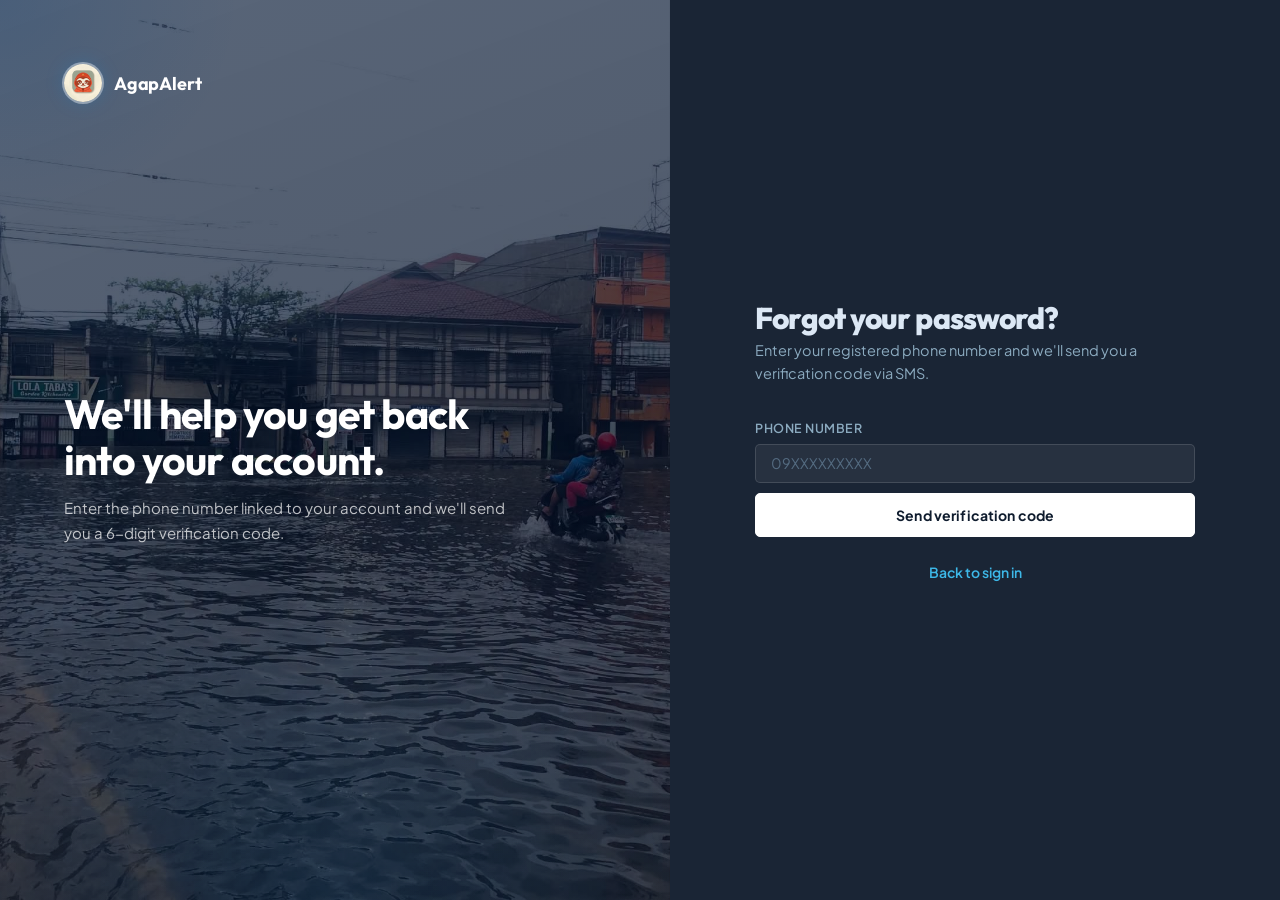
<file: forgot-password.html>
<!DOCTYPE html>
<html lang="en">
<head>
  <meta charset="utf-8">
  <meta name="viewport" content="width=device-width, initial-scale=1">
  <title>Reset password | AgapAlert</title>
  <link rel="icon" href="assets/img/favicon.png">
  <link rel="preconnect" href="https://fonts.googleapis.com">
  <link rel="preconnect" href="https://fonts.gstatic.com" crossorigin>
  <link href="https://fonts.googleapis.com/css2?family=Outfit:wght@600;700;800&family=Plus+Jakarta+Sans:wght@400;500;600;700&display=swap" rel="stylesheet">
  <link rel="stylesheet" href="assets/css/style.css">
</head>
<body class="auth-page">

<main class="auth">
  <section class="auth-brand">
    <a class="brand" href="login.html">
      <img src="assets/img/logo.png" alt="" width="36" height="36">AgapAlert
    </a>
    <div>
      <h1>We'll help you get back into your account.</h1>
      <p>Enter the phone number linked to your account and we'll send you a 6-digit verification code.</p>
    </div>
    <span></span>
  </section>

  <section class="auth-form">
    <div class="auth-card">

      <!-- ── Step 1: enter phone ── -->
      <div id="step-phone">
        <h2>Forgot your password?</h2>
        <p class="sub">Enter your registered phone number and we'll send you a verification code via SMS.</p>

        <div id="fp-error" class="notice notice-error" role="alert" style="display:none"></div>
        <div id="fp-info"  class="notice notice-success" role="status" style="display:none"></div>

        <form id="phone-form" novalidate>
          <div class="field">
            <label for="phone">Phone number</label>
            <input class="input" id="phone" name="phone" type="tel"
                   autocomplete="tel" placeholder="09XXXXXXXXX" required>
          </div>
          <button class="btn btn-primary btn-block" type="submit" id="send-btn">
            Send verification code
          </button>
        </form>

        <p class="auth-alt"><a href="login.html">Back to sign in</a></p>
      </div>

      <!-- ── Step 2: enter OTP + new password ── -->
      <div id="step-reset" style="display:none">
        <h2>Enter verification code</h2>
        <p class="sub" id="reset-sub">A 6-digit code was sent to your phone. Enter it below along with your new password.</p>

        <div id="rp-error" class="notice notice-error" role="alert" style="display:none"></div>

        <form id="reset-form" novalidate>
          <div class="field">
            <label for="otp">Verification code</label>
            <input class="input" id="otp" name="otp" type="text"
                   inputmode="numeric" pattern="\d{6}" maxlength="6"
                   autocomplete="one-time-code" placeholder="000000" required>
          </div>
          <div class="field">
            <label for="new-password">New password</label>
            <div class="pw-wrap">
              <input class="input" id="new-password" name="password" type="password"
                     autocomplete="new-password" placeholder="At least 8 characters" required>
              <button type="button" class="pw-toggle" data-target="new-password" aria-pressed="false">Show</button>
            </div>
          </div>
          <div class="field">
            <label for="confirm-password">Confirm new password</label>
            <div class="pw-wrap">
              <input class="input" id="confirm-password" name="confirm" type="password"
                     autocomplete="new-password" placeholder="Repeat password" required>
              <button type="button" class="pw-toggle" data-target="confirm-password" aria-pressed="false">Show</button>
            </div>
          </div>
          <button class="btn btn-primary btn-block" type="submit" id="reset-btn">
            Reset password
          </button>
        </form>

        <p class="auth-alt">
          Didn't receive a code?
          <button type="button" class="link-btn" id="resend-btn">Resend</button>
        </p>
      </div>

      <!-- ── Step 3: success ── -->
      <div id="step-done" style="display:none">
        <div style="text-align:center;padding:1rem 0 0.5rem">
          <svg width="48" height="48" viewBox="0 0 24 24" fill="none"
               stroke="var(--success,#00c47a)" stroke-width="2"
               stroke-linecap="round" stroke-linejoin="round">
            <circle cx="12" cy="12" r="10"/>
            <path d="M8 12l3 3 5-5"/>
          </svg>
        </div>
        <h2 style="text-align:center">Password reset!</h2>
        <p class="sub" style="text-align:center">Your password has been updated. You can now sign in with your new password.</p>
        <a class="btn btn-primary btn-block" href="login.html">Sign in</a>
      </div>

    </div>
  </section>
</main>

<script src="assets/js/auth.js"></script>
<script>
(function () {
  var phoneInput = document.getElementById('phone');
  var phoneForm  = document.getElementById('phone-form');
  var resetForm  = document.getElementById('reset-form');
  var sendBtn    = document.getElementById('send-btn');
  var resetBtn   = document.getElementById('reset-btn');
  var resendBtn  = document.getElementById('resend-btn');

  var stepPhone = document.getElementById('step-phone');
  var stepReset = document.getElementById('step-reset');
  var stepDone  = document.getElementById('step-done');

  var fpError = document.getElementById('fp-error');
  var fpInfo  = document.getElementById('fp-info');
  var rpError = document.getElementById('rp-error');

  var currentPhone = '';

  function showError(el, msg) {
    el.textContent = msg;
    el.style.display = '';
  }
  function hideMsg(el) { el.style.display = 'none'; }

  function setLoading(btn, loading, label) {
    btn.disabled = loading;
    btn.textContent = loading ? 'Please wait…' : label;
  }

  // ── Step 1: send OTP ────────────────────────────────────────────────────────
  phoneForm.addEventListener('submit', function (e) {
    e.preventDefault();
    hideMsg(fpError);
    hideMsg(fpInfo);

    var phone = phoneInput.value.trim();
    if (!phone) { showError(fpError, 'Please enter your phone number.'); return; }

    setLoading(sendBtn, true, 'Send verification code');

    fetch('api/forgot-password.php', {
      method:  'POST',
      headers: { 'Content-Type': 'application/json' },
      body:    JSON.stringify({ phone: phone })
    })
      .then(function (r) { return r.json(); })
      .then(function (data) {
        setLoading(sendBtn, false, 'Send verification code');
        if (!data.ok) { showError(fpError, data.error || 'Something went wrong.'); return; }

        currentPhone = phone;
        stepPhone.style.display = 'none';
        stepReset.style.display = '';
      })
      .catch(function () {
        setLoading(sendBtn, false, 'Send verification code');
        showError(fpError, 'Network error. Please try again.');
      });
  });

  // ── Step 2: verify OTP + reset password ─────────────────────────────────────
  resetForm.addEventListener('submit', function (e) {
    e.preventDefault();
    hideMsg(rpError);

    var otp      = document.getElementById('otp').value.trim();
    var password = document.getElementById('new-password').value;
    var confirm  = document.getElementById('confirm-password').value;

    if (!otp || otp.length !== 6) { showError(rpError, 'Enter the 6-digit code sent to your phone.'); return; }
    if (password.length < 8)      { showError(rpError, 'Password must be at least 8 characters.'); return; }
    if (password !== confirm)     { showError(rpError, 'Passwords do not match.'); return; }

    setLoading(resetBtn, true, 'Reset password');

    fetch('api/reset-password.php', {
      method:  'POST',
      headers: { 'Content-Type': 'application/json' },
      body:    JSON.stringify({ phone: currentPhone, otp: otp, password: password })
    })
      .then(function (r) { return r.json(); })
      .then(function (data) {
        setLoading(resetBtn, false, 'Reset password');
        if (!data.ok) { showError(rpError, data.error || 'Could not reset password.'); return; }
        stepReset.style.display = 'none';
        stepDone.style.display  = '';
      })
      .catch(function () {
        setLoading(resetBtn, false, 'Reset password');
        showError(rpError, 'Network error. Please try again.');
      });
  });

  // ── Resend ──────────────────────────────────────────────────────────────────
  resendBtn.addEventListener('click', function () {
    stepReset.style.display = 'none';
    stepPhone.style.display = '';
    hideMsg(fpError);
    hideMsg(fpInfo);
  });
})();
</script>
</body>
</html>
</file>
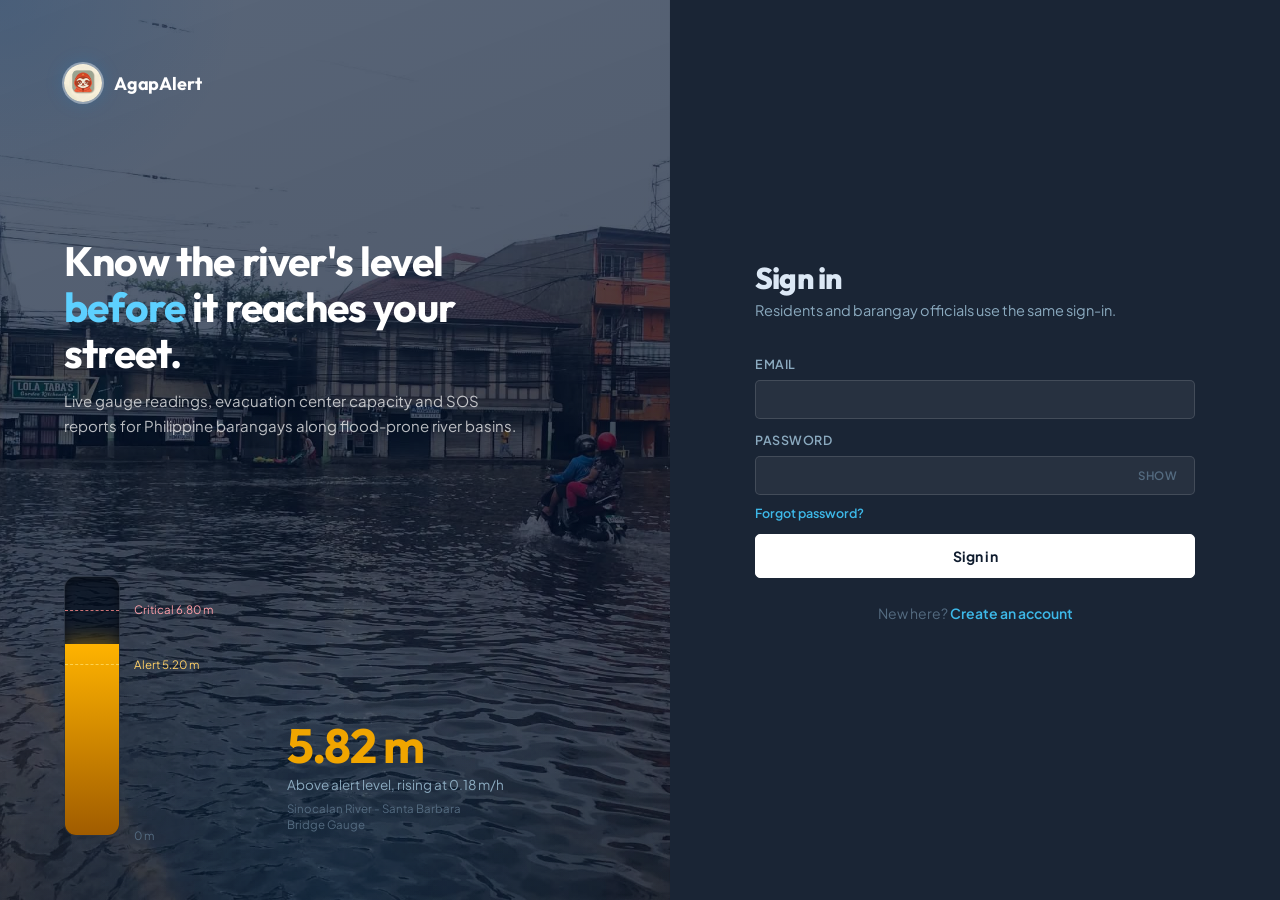
<file: login.html>
<!DOCTYPE html>
<html lang="en">
<head>
  <meta charset="utf-8">
  <meta name="viewport" content="width=device-width, initial-scale=1">
  <title>Sign in | AgapAlert</title>
  <link rel="icon" href="assets/img/favicon.png">
  <link rel="preconnect" href="https://fonts.googleapis.com">
  <link rel="preconnect" href="https://fonts.gstatic.com" crossorigin>
  <link href="https://fonts.googleapis.com/css2?family=Outfit:wght@600;700;800&family=Plus+Jakarta+Sans:wght@400;500;600;700&family=IBM+Plex+Mono:wght@500;600&display=swap" rel="stylesheet">
  <link rel="stylesheet" href="assets/css/style.css">
</head>
<body class="auth-page">

<main class="auth">
  <section class="auth-brand">
    <a class="brand" href="login.html">
      <img src="assets/img/logo.png" alt="" width="36" height="36">AgapAlert
    </a>
    <div>
      <h1>Know the river's level <em>before</em> it reaches your street.</h1>
      <p>Live gauge readings, evacuation center capacity and SOS reports for Philippine barangays along flood-prone river basins.</p>
    </div>

    <figure class="gauge" aria-label="River gauge for Sinocalan River - Santa Barbara Bridge Gauge">
      <div class="gauge-tube">
        <div class="gauge-fill gauge-warn" style="height: 74%"></div>
        <span class="gauge-line gauge-line-alert" style="bottom: 66%"></span>
        <span class="gauge-line gauge-line-crit"  style="bottom: 87%"></span>
      </div>
      <div class="gauge-scale">
        <span style="bottom: 87%">Critical 6.80 m</span>
        <span style="bottom: 66%">Alert 5.20 m</span>
        <span style="bottom: 0">0 m</span>
      </div>
      <figcaption>
        <strong class="gauge-reading gauge-text-warn">5.82 m</strong>
        <span>Above alert level, rising at 0.18 m/h</span>
        <small>Sinocalan River - Santa Barbara Bridge Gauge</small>
      </figcaption>
    </figure>
  </section>

  <section class="auth-form">
    <div class="auth-card">
      <h2>Sign in</h2>
      <p class="sub">Residents and barangay officials use the same sign-in.</p>

      <div id="login-error" class="notice notice-error" role="alert" style="display:none"></div>

      <form id="login-form" novalidate>
        <div class="field">
          <label for="email">Email</label>
          <input class="input" id="email" name="email" type="email" autocomplete="username" required>
        </div>
        <div class="field">
          <label for="password">Password</label>
          <div class="pw-wrap">
            <input class="input" id="password" name="password" type="password" autocomplete="current-password" required>
            <button type="button" class="pw-toggle" data-target="password" aria-pressed="false">Show</button>
          </div>
          <a class="forgot-password" href="forgot-password.html">Forgot password?</a>
        </div>
        <button class="btn btn-primary btn-block" type="submit">Sign in</button>
      </form>

      <p class="auth-alt">New here? <a href="register.html">Create an account</a></p>
    </div>
  </section>
</main>

<script src="assets/js/auth.js"></script>
<script src="assets/js/login.js"></script>
</body>
</html>
</file>
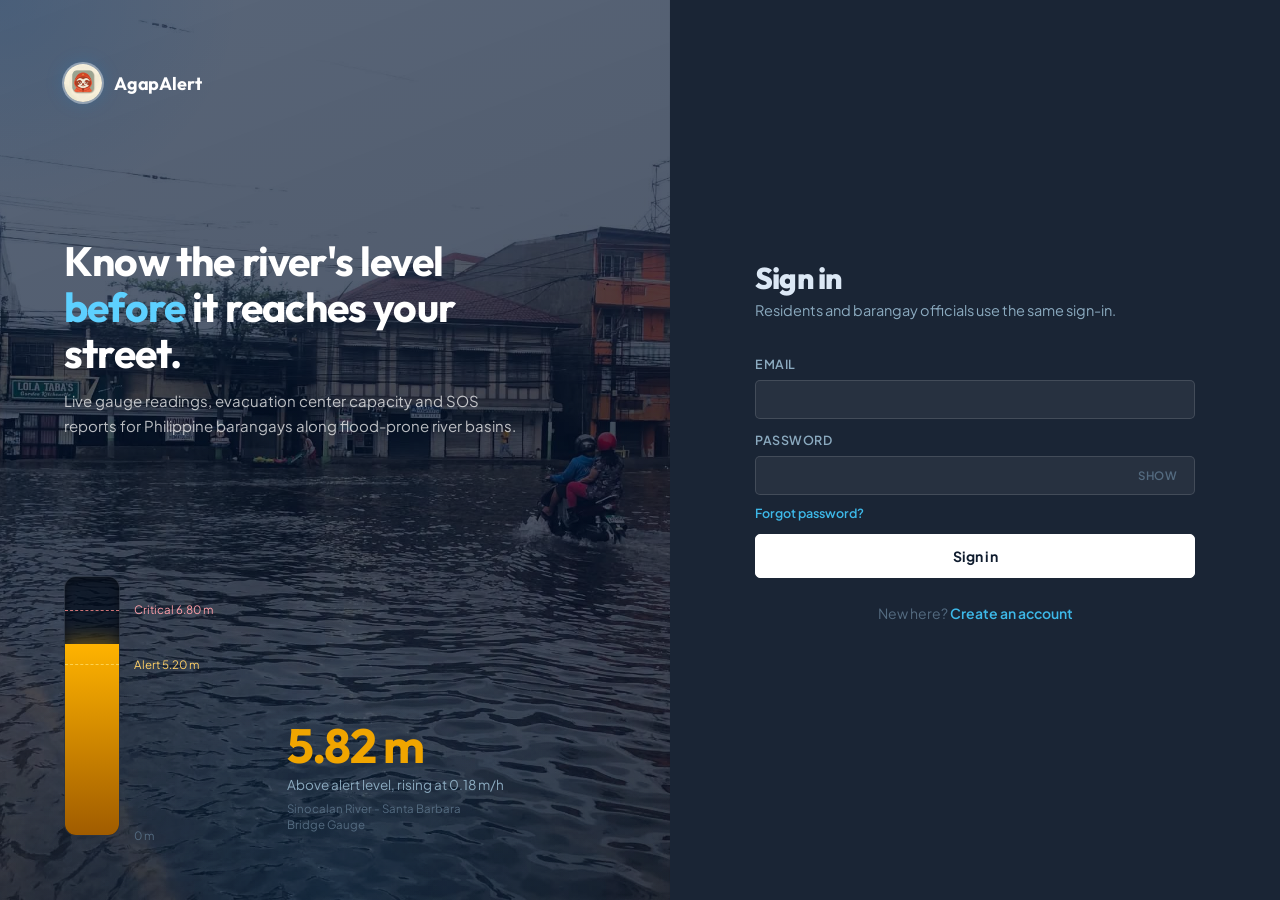
<file: profile.html>
<!DOCTYPE html>
<html lang="fil" data-theme="dark">
<head>
  <meta charset="utf-8">
  <meta name="viewport" content="width=device-width, initial-scale=1, viewport-fit=cover">
  <title>Aking Profile | AgapAlert</title>
  <link rel="icon" href="assets/img/favicon.png">
  <link rel="preconnect" href="https://fonts.googleapis.com">
  <link rel="preconnect" href="https://fonts.gstatic.com" crossorigin>
  <link href="https://fonts.googleapis.com/css2?family=IBM+Plex+Sans:wght@400;500;600;700&family=IBM+Plex+Mono:wght@500;600;700&display=swap" rel="stylesheet">
  <link rel="stylesheet" href="assets/css/dashboard.css">
  <link rel="stylesheet" href="assets/css/profile.css">
  <script>
    (function(){
      var t = localStorage.getItem('agapalert_theme');
      if (t) document.documentElement.setAttribute('data-theme', t);
    })();
  </script>
</head>
<body>

  <header class="hd">
    <div class="hi">
      <div class="brand">
        <img id="logo" src="assets/img/logo.png" alt="">
        AGAP Alert
      </div>
      <nav class="tabs" aria-label="Main"></nav>
      <div class="hr">
        <button class="theme-btn" id="theme-btn" type="button" aria-label="Toggle light/dark mode">
          <svg class="i"><use href="#i-moon"/></svg>
        </button>
        <div class="user-chip" id="user-chip" style="display:none">
          <span class="name" id="user-name"></span>
          <span class="role" id="user-role"></span>
          <div class="settings-menu" id="settings-menu">
            <button class="settings-btn" id="settings-btn" aria-label="Settings" aria-expanded="false" aria-haspopup="true">
              <svg width="15" height="15" viewBox="0 0 24 24" fill="none" stroke="currentColor" stroke-width="2" stroke-linecap="round" stroke-linejoin="round">
                <circle cx="12" cy="12" r="3"/>
                <path d="M19.4 15a1.65 1.65 0 0 0 .33 1.82l.06.06a2 2 0 0 1-2.83 2.83l-.06-.06a1.65 1.65 0 0 0-1.82-.33 1.65 1.65 0 0 0-1 1.51V21a2 2 0 0 1-4 0v-.09A1.65 1.65 0 0 0 9 19.4a1.65 1.65 0 0 0-1.82.33l-.06.06a2 2 0 0 1-2.83-2.83l.06-.06A1.65 1.65 0 0 0 4.68 15a1.65 1.65 0 0 0-1.51-1H3a2 2 0 0 1 0-4h.09A1.65 1.65 0 0 0 4.6 9a1.65 1.65 0 0 0-.33-1.82l-.06-.06a2 2 0 0 1 2.83-2.83l.06.06A1.65 1.65 0 0 0 9 4.68a1.65 1.65 0 0 0 1-1.51V3a2 2 0 0 1 4 0v.09a1.65 1.65 0 0 0 1 1.51 1.65 1.65 0 0 0 1.82-.33l.06-.06a2 2 0 0 1 2.83 2.83l-.06.06A1.65 1.65 0 0 0 19.4 9a1.65 1.65 0 0 0 1.51 1H21a2 2 0 0 1 0 4h-.09a1.65 1.65 0 0 0-1.51 1z"/>
              </svg>
            </button>
            <div class="settings-dropdown" id="settings-dropdown">
              <a class="settings-item" href="profile.html">
                <svg width="14" height="14" viewBox="0 0 24 24" fill="none" stroke="currentColor" stroke-width="2" stroke-linecap="round" stroke-linejoin="round"><path d="M20 21v-2a4 4 0 0 0-4-4H8a4 4 0 0 0-4 4v2"/><circle cx="12" cy="7" r="4"/></svg>
                Profile
              </a>
              <button class="settings-item settings-item-danger" id="signout-btn" type="button">
                <svg width="14" height="14" viewBox="0 0 24 24" fill="none" stroke="currentColor" stroke-width="2" stroke-linecap="round" stroke-linejoin="round"><path d="M9 21H5a2 2 0 0 1-2-2V5a2 2 0 0 1 2-2h4"/><polyline points="16 17 21 12 16 7"/><line x1="21" y1="12" x2="9" y2="12"/></svg>
                Mag-sign out
              </button>
            </div>
          </div>
        </div>
      </div>
    </div>
  </header>

  <svg width="0" height="0" style="position:absolute" aria-hidden="true">
    <symbol id="i-sun"  viewBox="0 0 24 24"><circle cx="12" cy="12" r="4"/><path d="M12 2v2M12 20v2M4.93 4.93l1.41 1.41M17.66 17.66l1.41 1.41M2 12h2M20 12h2M4.93 19.07l1.41-1.41M17.66 6.34l1.41-1.41"/></symbol>
    <symbol id="i-moon" viewBox="0 0 24 24"><path d="M21 12.79A9 9 0 1 1 11.21 3 7 7 0 0 0 21 12.79z"/></symbol>
  </svg>

  <div class="profile-wrap">

    <a class="profile-back" href="index.html">
      <svg viewBox="0 0 24 24"><polyline points="15 18 9 12 15 6"/></svg>
      Bumalik sa dashboard
    </a>

    <!-- Avatar -->
    <div class="avatar-card">
      <div class="avatar-wrap">
        <div class="avatar-circle">
          <div class="avatar" id="avatar-el" title="Baguhin ang larawan">
            <span id="avatar-initial">?</span>
          </div>
          <label class="avatar-edit-btn" for="avatar-input" title="Mag-upload ng larawan" aria-label="Mag-upload ng profile photo">
            <svg viewBox="0 0 24 24"><path d="M23 19a2 2 0 0 1-2 2H3a2 2 0 0 1-2-2V8a2 2 0 0 1 2-2h4l2-3h6l2 3h4a2 2 0 0 1 2 2z"/><circle cx="12" cy="13" r="4"/></svg>
          </label>
          <input type="file" id="avatar-input" accept="image/*" style="display:none" aria-label="Mag-upload ng profile photo">
        </div>
        <p class="avatar-hint">I-click para baguhin</p>
        <button class="avatar-remove" id="avatar-remove">Alisin ang larawan</button>
      </div>
      <div class="avatar-info">
        <h2 id="display-name">—</h2>
        <p id="display-sub">—</p>
        <div id="role-badge" class="role-badge"></div>
      </div>
    </div>

    <!-- Personal information -->
    <div class="form-card">
      <div class="form-card-head">
        <h3>Personal na impormasyon</h3>
        <p>I-update ang iyong pangalan, contact details, at barangay.</p>
      </div>
      <div class="form-card-body">

        <div class="pf-field">
          <label for="pf-name">Buong pangalan</label>
          <input class="pf-input" id="pf-name" type="text" autocomplete="name">
          <span class="pf-error" id="err-name"></span>
        </div>

        <div class="row-2">
          <div class="pf-field">
            <label for="pf-phone">Numero ng mobile</label>
            <input class="pf-input" id="pf-phone" type="tel" autocomplete="tel" placeholder="+63 9XX XXX XXXX">
            <span class="pf-error" id="err-phone"></span>
          </div>
          <div class="pf-field">
            <label for="pf-email">Email <span>(opsyonal)</span></label>
            <input class="pf-input" id="pf-email" type="email" autocomplete="email">
            <span class="pf-error" id="err-email"></span>
          </div>
        </div>

        <input type="hidden" id="pf-brgy" value="1">
        <div class="pf-field">
          <label>Barangay</label>
          <p class="pf-input" style="margin:0;background:var(--surface-2);cursor:default">Dalongue, Santa Barbara, Pangasinan</p>
        </div>

        <div id="pending-notice" class="pf-notice pf-notice-warn" style="display:none">
          Ang iyong kahilingan para sa opisyal na access ay nasa ilalim ng pagsusuri. Mayroon kang resident access sa ngayon.
        </div>
        <div id="official-notice" class="pf-notice pf-notice-ok" style="display:none">
          Aktibo ang opisyal na access — maaari kang mamahala ng mga evacuation center, stock, at mga ulat ng iyong barangay.
        </div>

      </div>
      <div class="pf-actions">
        <button class="pf-btn pf-btn-primary" id="save-info">I-save ang mga pagbabago</button>
        <a class="pf-btn pf-btn-ghost" href="index.html">Kanselahin</a>
        <span class="pf-save-status" id="info-saved">✓ Nai-save</span>
      </div>
    </div>

    <!-- Change password -->
    <div class="form-card">
      <div class="form-card-head">
        <h3>Baguhin ang password</h3>
        <p>Iwanang blangko para mapanatili ang iyong kasalukuyang password.</p>
      </div>
      <div class="form-card-body">
        <div class="row-2">
          <div class="pf-field">
            <label for="pf-pw1">Bagong password</label>
            <input class="pf-input" id="pf-pw1" type="password" autocomplete="new-password" placeholder="Hindi bababa sa 8 character">
            <span class="pf-error" id="err-pw1"></span>
          </div>
          <div class="pf-field">
            <label for="pf-pw2">Kumpirmahin ang bagong password</label>
            <input class="pf-input" id="pf-pw2" type="password" autocomplete="new-password">
            <span class="pf-error" id="err-pw2"></span>
          </div>
        </div>
      </div>
      <div class="pf-actions">
        <button class="pf-btn pf-btn-primary" id="save-pw">I-update ang password</button>
        <span class="pf-save-status" id="pw-saved">✓ Na-update ang password</span>
      </div>
    </div>

    <!-- Account -->
    <div class="form-card danger-zone">
      <div class="form-card-head">
        <h3>Account</h3>
        <p>Mag-sign out sa device na ito o burahin ang iyong account.</p>
      </div>
      <div class="form-card-body" style="flex-direction:row;flex-wrap:wrap;gap:0.75rem">
        <button class="pf-btn pf-btn-ghost" id="signout-page">Mag-sign out</button>
        <button class="pf-btn pf-btn-danger" id="delete-account">Burahin ang account</button>
      </div>
    </div>

  </div>

  <script src="assets/js/profile.js"></script>
</body>
</html>
</file>
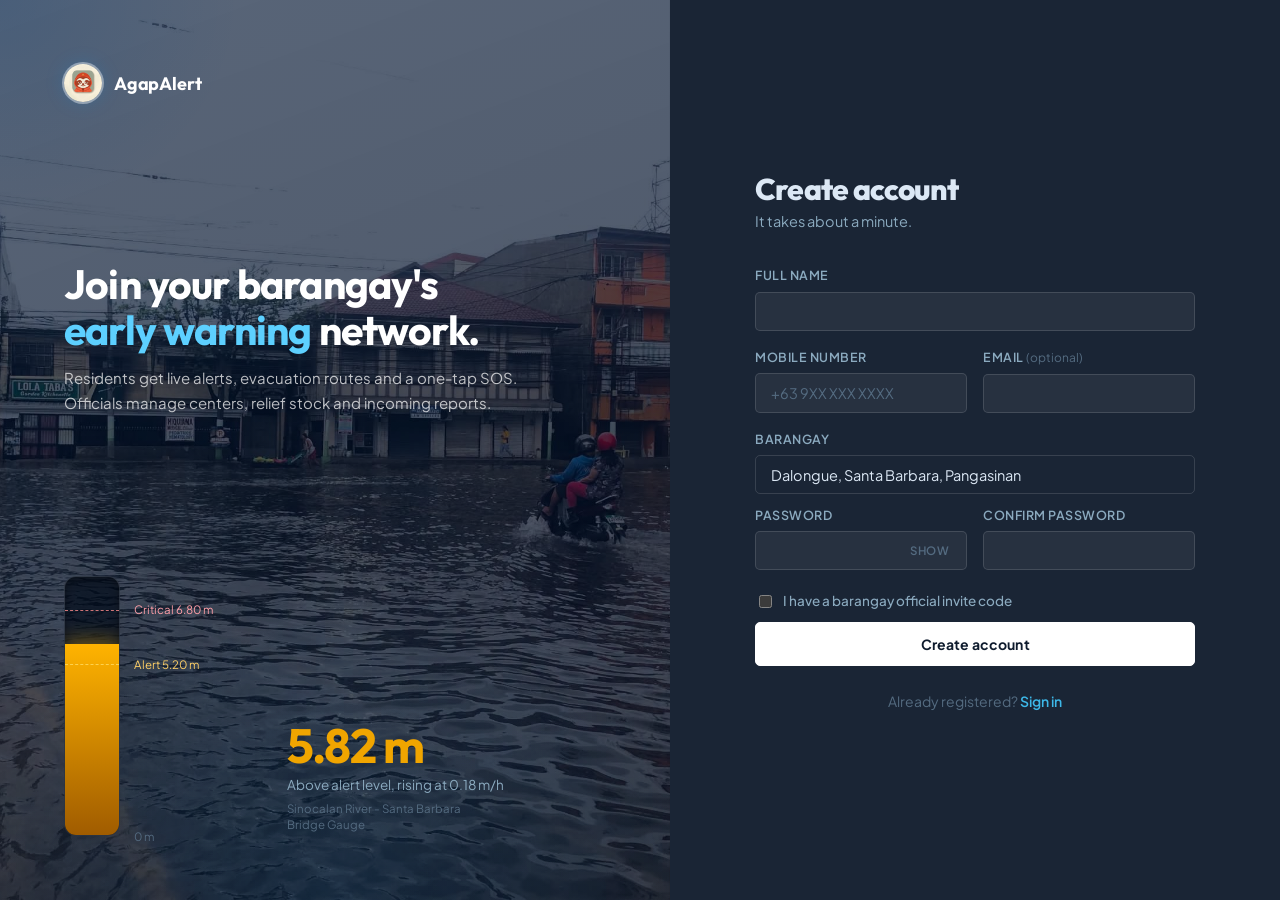
<file: register.html>
<!DOCTYPE html>
<html lang="en">
<head>
  <meta charset="utf-8">
  <meta name="viewport" content="width=device-width, initial-scale=1">
  <title>Create account | AgapAlert</title>
  <link rel="icon" href="assets/img/favicon.png">
  <link rel="preconnect" href="https://fonts.googleapis.com">
  <link rel="preconnect" href="https://fonts.gstatic.com" crossorigin>
  <link href="https://fonts.googleapis.com/css2?family=Outfit:wght@600;700;800&family=Plus+Jakarta+Sans:wght@400;500;600;700&family=IBM+Plex+Mono:wght@500;600&display=swap" rel="stylesheet">
  <link rel="stylesheet" href="assets/css/style.css">
</head>
<body class="auth-page">

<main class="auth">
  <section class="auth-brand">
    <a class="brand" href="login.html">
      <img src="assets/img/logo.png" alt="" width="36" height="36">AgapAlert
    </a>
    <div>
      <h1>Join your barangay's <em>early warning</em> network.</h1>
      <p>Residents get live alerts, evacuation routes and a one-tap SOS. Officials manage centers, relief stock and incoming reports.</p>
    </div>

    <figure class="gauge" aria-label="River gauge for Sinocalan River - Santa Barbara Bridge Gauge">
      <div class="gauge-tube">
        <div class="gauge-fill gauge-warn" style="height: 74%"></div>
        <span class="gauge-line gauge-line-alert" style="bottom: 66%"></span>
        <span class="gauge-line gauge-line-crit"  style="bottom: 87%"></span>
      </div>
      <div class="gauge-scale">
        <span style="bottom: 87%">Critical 6.80 m</span>
        <span style="bottom: 66%">Alert 5.20 m</span>
        <span style="bottom: 0">0 m</span>
      </div>
      <figcaption>
        <strong class="gauge-reading gauge-text-warn">5.82 m</strong>
        <span>Above alert level, rising at 0.18 m/h</span>
        <small>Sinocalan River - Santa Barbara Bridge Gauge</small>
      </figcaption>
    </figure>
  </section>

  <section class="auth-form">
    <div class="auth-card">
      <h2>Create account</h2>
      <p class="sub">It takes about a minute.</p>

      <form id="register-form" novalidate>

        <div class="field">
          <label for="full_name">Full name</label>
          <input class="input" id="full_name" name="full_name" autocomplete="name" required>
          <div id="err-full_name" class="error" role="alert"></div>
        </div>

        <div class="row-2">
          <div class="field">
            <label for="phone">Mobile number</label>
            <input class="input" id="phone" name="phone" type="tel" autocomplete="tel" required placeholder="+63 9XX XXX XXXX">
            <div id="err-phone" class="error" role="alert"></div>
          </div>
          <div class="field">
            <label for="email">Email <span class="field-optional">(optional)</span></label>
            <input class="input" id="email" name="email" type="email" autocomplete="email">
            <div id="err-email" class="error" role="alert"></div>
          </div>
        </div>

        <input type="hidden" id="barangay_id" name="barangay_id" value="1">
        <div class="field">
          <label>Barangay</label>
          <p class="input" style="margin:0;background:var(--surface-2);cursor:default">Dalongue, Santa Barbara, Pangasinan</p>
        </div>

        <div class="row-2">
          <div class="field">
            <label for="password">Password</label>
            <div class="pw-wrap">
              <input class="input" id="password" name="password" type="password" autocomplete="new-password" minlength="8" required>
              <button type="button" class="pw-toggle" data-target="password" aria-pressed="false">Show</button>
            </div>
            <div id="err-password" class="error" role="alert"></div>
          </div>
          <div class="field">
            <label for="password_confirm">Confirm password</label>
            <input class="input" id="password_confirm" name="password_confirm" type="password" autocomplete="new-password" required>
            <div id="err-password_confirm" class="error" role="alert"></div>
          </div>
        </div>

        <div class="field" style="margin-top:0.25rem">
          <label class="invite-toggle" style="display:flex;align-items:center;gap:0.5rem;cursor:pointer;user-select:none">
            <input type="checkbox" id="has-invite" style="width:auto;accent-color:var(--accent)">
            <span style="font-size:13.5px;font-weight:500;color:var(--text-2);text-transform:none;letter-spacing:0">
              I have a barangay official invite code
            </span>
          </label>
        </div>

        <div class="field" id="invite-code-field" style="display:none">
          <label for="invite_code">Invite code</label>
          <input class="input" id="invite_code" name="invite_code" type="text" autocomplete="off"
                 placeholder="e.g. BRGY-XXXX-XXXX" style="font-family:'IBM Plex Mono',monospace;letter-spacing:0.05em">
          <div id="err-invite_code" class="error" role="alert"></div>
          <p style="font-size:12px;color:var(--text-3);margin:0.4rem 0 0">
            Issued by your system administrator. Your account will be reviewed before official access is granted.
          </p>
        </div>

        <button class="btn btn-primary btn-block" type="submit">Create account</button>
      </form>

      <p class="auth-alt">Already registered? <a href="login.html">Sign in</a></p>
    </div>
  </section>
</main>

<script src="assets/js/auth.js"></script>
<script src="assets/js/register.js"></script>
</body>
</html>
</file>
<file: assets/css/style.css>
/* =============================================================================
   AGAP Alert — Auth pages (login + register)
   Design: light mode, flood photo left panel, clean white form panel
   ============================================================================= */

/* ── Tokens ─────────────────────────────────────────────────────────────────── */
:root {
  --bg:         #1a2535;
  --bg2:        #1f2d40;
  --panel:      rgba(30, 44, 62, 0.92);
  --panel-b:    rgba(255,255,255,0.05);
  --line:       rgba(255,255,255,0.09);
  --line-s:     rgba(255,255,255,0.13);
  --text:       #dce8f5;
  --text-2:     #8baabf;
  --text-3:     #546b80;
  --accent:     #3db8e8;
  --accent-dim: rgba(61,184,232,0.12);
  --accent-ink: #0a1e2e;
  --ok:         #00c98a;
  --warn:       #f0a500;
  --danger:     #e84f5e;
  --warn-dim:   rgba(240,165,0,0.13);
  --danger-dim: rgba(232,79,94,0.11);
  --r:          14px;
  --r-s:        5px;
  --font:       'Plus Jakarta Sans', system-ui, -apple-system, sans-serif;
  --font-d:     'Outfit', 'Plus Jakarta Sans', system-ui, sans-serif;
  color-scheme: dark;
}

/* ── Reset ───────────────────────────────────────────────────────────────────── */
*, *::before, *::after { box-sizing: border-box; }
html { -webkit-text-size-adjust: 100%; }

body {
  margin: 0;
  min-height: 100vh;
  background: var(--bg);
  color: var(--text);
  font: 400 15px/1.6 var(--font);
  -webkit-font-smoothing: antialiased;
}

/* Subtle light mesh background */
body::before {
  content: '';
  position: fixed;
  inset: 0;
  background:
    radial-gradient(ellipse 80% 60% at 10% 20%, rgba(61,184,232,0.06) 0%, transparent 60%),
    radial-gradient(ellipse 60% 80% at 90% 80%, rgba(0,90,160,0.07) 0%, transparent 55%),
    radial-gradient(ellipse 100% 100% at 50% -10%, rgba(0,40,80,0.25) 0%, transparent 60%);
  pointer-events: none;
  z-index: 0;
}

body > * { position: relative; z-index: 1; }

h1, h2, h3 {
  font-family: var(--font-d);
  line-height: 1.1;
  margin: 0 0 0.5em;
  letter-spacing: -0.02em;
}

a { color: var(--accent); text-decoration: none; }
a:hover { text-decoration: underline; }

:focus-visible {
  outline: none;
}

/* ── Auth shell ──────────────────────────────────────────────────────────────── */
.auth {
  min-height: 100vh;
  display: grid;
  grid-template-columns: minmax(0, 1.1fr) minmax(0, 1fr);
}

/* ── Brand / left panel ──────────────────────────────────────────────────────── */
.auth-brand {
  padding: clamp(2rem, 5vw, 4rem);
  display: flex;
  flex-direction: column;
  justify-content: space-between;
  gap: 3rem;
  background:
    linear-gradient(160deg, rgba(0,20,50,0.65) 0%, rgba(0,10,30,0.72) 100%),
    url("../img/flood-emergency.jpg") center center / cover no-repeat;
  border-right: 1px solid rgba(0,0,0,0.08);
  position: relative;
  overflow: hidden;
}

.auth-brand::after {
  content: '';
  position: absolute;
  inset: 0;
  background:
    radial-gradient(ellipse 80% 50% at 50% 100%, rgba(0,150,255,0.08) 0%, transparent 70%),
    radial-gradient(ellipse 60% 40% at 0% 0%, rgba(0,60,120,0.18) 0%, transparent 60%);
  pointer-events: none;
}

/* Brand logo */
.brand {
  display: inline-flex;
  align-items: center;
  gap: 0.75rem;
  font: 700 18px var(--font-d);
  color: #ffffff;
  text-decoration: none;
  letter-spacing: -0.01em;
  position: relative;
  z-index: 1;
}

.brand img {
  width: 38px;
  height: 38px;
  border-radius: 50%;
  box-shadow: 0 0 0 2px rgba(255,255,255,0.4), 0 0 20px rgba(0,150,255,0.2);
}

.auth-brand h1 {
  font-size: clamp(26px, 3.2vw, 42px);
  max-width: 16ch;
  line-height: 1.12;
  color: #ffffff;
  margin: 0;
  position: relative;
  z-index: 1;
}

.auth-brand h1 em {
  font-style: normal;
  color: #5dd0ff;
}

.auth-brand p {
  color: rgba(255,255,255,0.72);
  max-width: 42ch;
  margin: 0.75rem 0 0;
  line-height: 1.65;
  font-size: 15px;
  position: relative;
  z-index: 1;
}

/* Gauge wrapper also needs z-index above the ::after overlay */
.auth-brand .gauge {
  position: relative;
  z-index: 1;
}

/* ── Right / form panel ──────────────────────────────────────────────────────── */
.auth-form {
  padding: clamp(2rem, 6vw, 5rem) clamp(1.5rem, 5vw, 4.5rem);
  display: flex;
  flex-direction: column;
  justify-content: center;
  background: var(--bg);
  backdrop-filter: blur(12px);
  -webkit-backdrop-filter: blur(12px);
}

.auth-card {
  width: 100%;
  max-width: 440px;
  margin: 0 auto;
}

.auth-card h2 {
  font-size: 30px;
  font-weight: 800;
  letter-spacing: -0.03em;
  color: var(--text);
  margin: 0 0 0.25rem;
}

.auth-card .sub {
  color: var(--text-2);
  margin: 0 0 2rem;
  font-size: 14.5px;
}

.auth-alt {
  margin-top: 1.5rem;
  text-align: center;
  color: var(--text-3);
  font-size: 14px;
}

.auth-alt a {
  color: var(--accent);
  font-weight: 600;
}

/* ── Form elements ───────────────────────────────────────────────────────────── */
.field {
  margin-bottom: 0.65rem;
}

.field label,
.field legend {
  display: block;
  font-weight: 600;
  font-size: 12.5px;
  margin-bottom: 0.4rem;
  color: var(--text-2);
  letter-spacing: 0.04em;
  text-transform: uppercase;
  padding: 0;
}

.forgot-password {
  display: inline-block;
  margin-top: 0.45rem;
  color: var(--accent);
  font-size: 12.5px;
  font-weight: 600;
  text-transform: none;
  letter-spacing: 0;
}

.field .hint {
  font-size: 12px;
  color: var(--text-3);
  margin-top: 0.35rem;
}

.field .error {
  font-size: 12.5px;
  color: var(--danger);
  margin-top: 0.35rem;
  display: flex;
  align-items: center;
  gap: 4px;
}

.input,
select.input {
  width: 100%;
  padding: 0.6rem 0.9rem;
  background: rgba(255,255,255,0.06);
  color: var(--text);
  border: 1px solid var(--line-s);
  border-radius: var(--r-s);
  font: 400 14.5px var(--font);
  transition: border-color 0.2s, background 0.2s, box-shadow 0.2s;
  appearance: none;
  -webkit-appearance: none;
}

.input::placeholder { color: var(--text-3); }

select.input option,
select.input optgroup {
  background: #1e2e42;
  color: var(--text);
}

.input:hover {
  border-color: rgba(255,255,255,0.22);
  background: rgba(255,255,255,0.09);
}

.input:focus {
  outline: none;
  border-color: rgba(255,255,255,0.3);
  background: rgba(255,255,255,0.08);
  box-shadow: none;
}

.input.is-invalid {
  border-color: var(--danger);
  box-shadow: 0 0 0 3px var(--danger-dim);
}

/* Password wrapper */
.pw-wrap { position: relative; }
.pw-wrap .input { padding-right: 4.8rem; }

.pw-toggle {
  position: absolute;
  right: 0.5rem;
  top: 50%;
  transform: translateY(-50%);
  background: none;
  border: 0;
  color: var(--text-3);
  font: 600 11.5px var(--font);
  letter-spacing: 0.05em;
  text-transform: uppercase;
  padding: 0.4rem 0.6rem;
  cursor: pointer;
  border-radius: 6px;
  transition: color 0.15s;
}
.pw-toggle:hover { color: var(--accent); }

/* Two-column row */
.row-2 {
  display: grid;
  grid-template-columns: 1fr 1fr;
  gap: 0 1rem;
}

/* ── Segmented role selector ─────────────────────────────────────────────────── */
.segment {
  display: grid;
  grid-template-columns: 1fr 1fr;
  gap: 0.6rem;
  border: 0;
  padding: 0;
  margin: 0 0 1.25rem;
}

.segment input {
  position: absolute;
  opacity: 0;
  pointer-events: none;
}

.segment label {
  display: block;
  margin: 0;
  padding: 0.9rem 1rem;
  border: 1px solid var(--line-s);
  border-radius: var(--r-s);
  cursor: pointer;
  background: rgba(255,255,255,0.04);
  transition: border-color 0.2s, background 0.2s;
}

.segment label:hover {
  border-color: rgba(61,184,232,0.35);
  background: rgba(61,184,232,0.05);
}

.segment label strong {
  display: block;
  font-size: 14px;
  font-weight: 700;
  color: var(--text);
  margin-bottom: 2px;
}

.segment label span {
  font-size: 12px;
  color: var(--text-3);
  font-weight: 400;
}

.segment input:checked + label {
  border-color: var(--accent);
  background: var(--accent-dim);
  box-shadow: 0 0 0 1px var(--accent) inset;
}

.segment input:checked + label strong { color: var(--accent); }

.segment input:focus-visible + label {
  outline: 2px solid var(--accent);
  outline-offset: 2px;
}

/* ── Buttons ─────────────────────────────────────────────────────────────────── */
.btn {
  display: inline-flex;
  align-items: center;
  justify-content: center;
  gap: 0.5rem;
  padding: 0.75rem 1.2rem;
  border-radius: var(--r-s);
  border: 1px solid var(--line-s);
  background: rgba(255,255,255,0.06);
  color: var(--text);
  font: 600 14px var(--font);
  cursor: pointer;
  text-decoration: none;
  transition: background 0.2s, border-color 0.2s, transform 0.1s;
  white-space: nowrap;
}

.btn:hover {
  background: rgba(255,255,255,0.10);
  border-color: rgba(255,255,255,0.22);
}

.btn:active { transform: scale(0.98); }

.btn-primary {
  background: #ffffff;
  border-color: #ffffff;
  color: #0f1c2e;
  font-weight: 700;
  letter-spacing: 0.01em;
  box-shadow: none;
}

.btn-primary:hover {
  background: #e8f0fb;
  border-color: #e8f0fb;
  box-shadow: none;
}

.btn-block {
  width: 100%;
  min-height: 38px;
  font-size: 14px;
}

.btn-ghost {
  background: transparent;
  border-color: transparent;
}

/* ── Notices ─────────────────────────────────────────────────────────────────── */
.notice {
  padding: 0.8rem 1rem;
  border-radius: var(--r-s);
  border: 1px solid var(--line-s);
  background: rgba(255,255,255,0.04);
  margin-bottom: 1.1rem;
  font-size: 14px;
  line-height: 1.5;
  color: var(--text);
}

.notice-success {
  border-color: rgba(0,201,138,0.35);
  background: rgba(0,201,138,0.07);
  color: #4fffc0;
}

.notice-error,
.notice-danger {
  border-color: rgba(232,79,94,0.4);
  background: var(--danger-dim);
  color: #f0909a;
}

.notice-warning {
  border-color: rgba(240,165,0,0.35);
  background: var(--warn-dim);
  color: #ffc844;
}

/* ── River gauge ─────────────────────────────────────────────────────────────── */
.gauge {
  display: grid;
  grid-template-columns: 56px 140px 1fr;
  gap: 0.85rem;
  align-items: end;
  margin: 0;
}

.gauge-tube {
  position: relative;
  height: 260px;
  border: 1px solid var(--line-s);
  border-radius: 12px;
  background: rgba(0,10,25,0.7);
  overflow: hidden;
  box-shadow: inset 0 2px 8px rgba(0,0,0,0.4);
}

.gauge-fill {
  position: absolute;
  left: 0;
  right: 0;
  bottom: 0;
  transition: height 0.8s cubic-bezier(0.34,1.56,0.64,1);
}

.gauge-ok {
  background: linear-gradient(180deg, #00d4ff 0%, #0071a0 100%);
  box-shadow: 0 -4px 20px rgba(0,212,255,0.4);
}

.gauge-warn {
  background: linear-gradient(180deg, #ffb300 0%, #a05c00 100%);
  box-shadow: 0 -4px 20px rgba(255,179,0,0.4);
}

.gauge-danger {
  background: linear-gradient(180deg, #ff5b6b 0%, #9b0f1e 100%);
  box-shadow: 0 -4px 20px rgba(255,91,107,0.4);
}

.gauge-line {
  position: absolute;
  left: 0;
  right: 0;
  border-top: 1.5px dashed;
  z-index: 2;
}

.gauge-line-alert { border-color: rgba(255,220,100,0.8); }
.gauge-line-crit  { border-color: rgba(255,140,140,0.8); }

.gauge-scale {
  position: relative;
  height: 260px;
  font-size: 11.5px;
  color: var(--text-3);
  line-height: 1;
}

.gauge-scale span {
  position: absolute;
  left: 0;
  transform: translateY(50%);
  white-space: nowrap;
}

.gauge-scale span:nth-child(1) { color: #ff9fa8; }
.gauge-scale span:nth-child(2) { color: #ffd066; }

.gauge figcaption {
  display: flex;
  flex-direction: column;
  gap: 0.3rem;
  padding-bottom: 0.2rem;
}

.gauge-reading {
  font: 700 clamp(30px, 3.8vw, 48px) / 1 var(--font-d);
  letter-spacing: -0.03em;
}

.gauge-text-ok     { color: var(--accent); }
.gauge-text-warn   { color: var(--warn); }
.gauge-text-danger { color: var(--danger); }

.gauge figcaption span {
  font-size: 13.5px;
  color: var(--text-2);
}

.gauge figcaption small {
  color: var(--text-3);
  font-size: 11.5px;
  max-width: 22ch;
  line-height: 1.4;
}

/* ── Demo box ────────────────────────────────────────────────────────────────── */
.demo-box {
  margin-top: 1.5rem;
  padding: 1rem 1.1rem;
  border: 1px dashed var(--line-s);
  border-radius: var(--r-s);
  font-size: 13px;
  color: var(--text-3);
  background: rgba(255,255,255,0.03);
}

.demo-box code {
  font-family: 'IBM Plex Mono', ui-monospace, monospace;
  font-size: 12px;
  color: var(--accent);
  background: rgba(61,184,232,0.09);
  padding: 1px 5px;
  border-radius: 4px;
}

.demo-box .btn {
  margin: 0.5rem 0.4rem 0 0;
  padding: 0.45rem 0.85rem;
  font-size: 12.5px;
}

/* ── Responsive ──────────────────────────────────────────────────────────────── */
@media (max-width: 900px) {
  .auth { grid-template-columns: 1fr; }

  .auth-brand {
    border-right: 0;
    border-bottom: 1px solid var(--line);
    padding-block: 2rem;
    gap: 1.5rem;
  }

  .auth-brand .gauge { display: none; }
  .auth-brand p { display: none; }
  .auth-brand h1 { font-size: 22px; max-width: none; }
}

@media (max-width: 520px) {
  .row-2 { grid-template-columns: 1fr; }
  .auth-form { padding: 2rem 1.25rem; }
}

@media (prefers-reduced-motion: reduce) {
  *, *::before, *::after {
    transition: none !important;
    animation: none !important;
  }
}

/* ── Optional field label ────────────────────────────────────────────────────── */
.field-optional {
  font-weight: 400;
  color: var(--text-3);
  text-transform: none;
  letter-spacing: 0;
  font-size: 12px;
}

/* ── Select arrow ────────────────────────────────────────────────────────────── */
.select-wrap {
  position: relative;
}

.select-wrap::after {
  content: '';
  position: absolute;
  right: 0.75rem;
  top: 50%;
  transform: translateY(-50%);
  width: 0;
  height: 0;
  border-left: 4px solid transparent;
  border-right: 4px solid transparent;
  border-top: 5px solid var(--text-3);
  pointer-events: none;
}

/* ── Inline link button (e.g. "Resend" on forgot-password) ──────────────────── */
.link-btn {
  background: none;
  border: none;
  padding: 0;
  font: inherit;
  color: var(--accent);
  font-weight: 600;
  cursor: pointer;
  text-decoration: underline;
  text-underline-offset: 2px;
}
.link-btn:hover { opacity: 0.8; }
</file>
<file: assets/css/dashboard.css>
/* =============================================================================
   AGAP Alert — Dashboard
   Themes: dark (default) / light ([data-theme="light"] or OS preference)
   Design: deep navy glass + electric cyan, strong data hierarchy
   ============================================================================= */

/* ── Design tokens ─────────────────────────────────────────────────────────── */
:root {
  box-sizing: border-box;
  padding-top:    env(safe-area-inset-top, 0px);
  padding-bottom: env(safe-area-inset-bottom, 0px);

  /* Dark theme (default) */
  --bg:    #050d1a;
  --bg2:   #071224;
  --s1:    #0c1929;
  --s2:    #0f2035;
  --line:  rgba(255,255,255,0.07);
  --line2: rgba(255,255,255,0.12);
  --ink:   #e8f0fb;
  --mute:  #7a92ab;
  --dim:   #4d657f;
  --ac:    #00d4ff;
  --acon:  #001f2e;
  --ok:    #00e5a0;
  --amb:   #ffb300;
  --rose:  #ff5b6b;
  --blu:   #4d8fff;
  --sos:   #e03030;

  /* Map colours */
  --land:  #0a1928;
  --water: #0d3a5c;
  --road:  #162840;
  --case:  #0e2236;
  --blk:   #0d2030;
  --lab:   #5a7a96;
  --ctr:   #132435;

  /* Shadows */
  --sh-sm:  0 1px 3px rgba(0,0,0,0.4), 0 1px 2px rgba(0,0,0,0.3);
  --sh-md:  0 4px 16px rgba(0,0,0,0.5), 0 2px 6px rgba(0,0,0,0.3);
  --sh-lg:  0 12px 40px rgba(0,0,0,0.6), 0 4px 12px rgba(0,0,0,0.4);
  --sh-ac:  0 4px 20px rgba(0,212,255,0.2);

  /* Radius */
  --r:   12px;
  --r-s:  8px;

  color-scheme: dark;
}

/* OS-level light preference */
@media (prefers-color-scheme: light) {
  :root:not([data-theme="dark"]) {
    --bg:    #f0f4f8;
    --bg2:   #e6ecf2;
    --s1:    #ffffff;
    --s2:    #eef2f7;
    --line:  rgba(0,0,0,0.08);
    --line2: rgba(0,0,0,0.14);
    --ink:   #0f1e2e;
    --mute:  #4d6478;
    --dim:   #7a92ab;
    --ac:    #006fa3;
    --acon:  #ffffff;
    --ok:    #00855e;
    --amb:   #8a5e00;
    --rose:  #c0001a;
    --blu:   #1a52cc;
    --sos:   #b50000;
    --land:  #dde6ee;
    --water: #a8cbdf;
    --road:  #f0f4f8;
    --case:  #c8d4df;
    --blk:   #d0dae3;
    --lab:   #5a7a96;
    --ctr:   #c0cdd8;
    --sh-sm: 0 1px 3px rgba(0,0,0,0.1), 0 1px 2px rgba(0,0,0,0.06);
    --sh-md: 0 4px 16px rgba(0,0,0,0.1), 0 2px 6px rgba(0,0,0,0.06);
    --sh-lg: 0 12px 40px rgba(0,0,0,0.12), 0 4px 12px rgba(0,0,0,0.08);
    --sh-ac: 0 4px 20px rgba(0,111,163,0.2);
    color-scheme: light;
  }
}

/* Explicit light theme attribute */
:root[data-theme="light"] {
  --bg:    #f0f4f8;
  --bg2:   #e6ecf2;
  --s1:    #ffffff;
  --s2:    #eef2f7;
  --line:  rgba(0,0,0,0.08);
  --line2: rgba(0,0,0,0.14);
  --ink:   #0f1e2e;
  --mute:  #4d6478;
  --dim:   #7a92ab;
  --ac:    #006fa3;
  --acon:  #ffffff;
  --ok:    #00855e;
  --amb:   #8a5e00;
  --rose:  #c0001a;
  --blu:   #1a52cc;
  --sos:   #b50000;
  --land:  #dde6ee;
  --water: #a8cbdf;
  --road:  #f0f4f8;
  --case:  #c8d4df;
  --blk:   #d0dae3;
  --lab:   #5a7a96;
  --ctr:   #c0cdd8;
  --sh-sm: 0 1px 3px rgba(0,0,0,0.1), 0 1px 2px rgba(0,0,0,0.06);
  --sh-md: 0 4px 16px rgba(0,0,0,0.1), 0 2px 6px rgba(0,0,0,0.06);
  --sh-lg: 0 12px 40px rgba(0,0,0,0.12), 0 4px 12px rgba(0,0,0,0.08);
  --sh-ac: 0 4px 20px rgba(0,111,163,0.2);
  color-scheme: light;
}

/* ── Reset & base ───────────────────────────────────────────────────────────── */
*, *::before, *::after { box-sizing: inherit; }

html {
  scroll-padding-top: calc(env(safe-area-inset-top, 0px) + 68px);
}

body {
  margin: 0;
  min-height: 100vh;
  background: var(--bg);
  color: var(--ink);
  font: 400 15px/1.55 "IBM Plex Sans", system-ui, sans-serif;
  -webkit-font-smoothing: antialiased;
  font-variant-numeric: tabular-nums;
}

/* Subtle ambient glow for dark mode */
:root:not([data-theme="light"]) body::before {
  content: '';
  position: fixed;
  inset: 0;
  background:
    radial-gradient(ellipse 70% 50% at 5% 15%, rgba(0,212,255,0.05) 0%, transparent 55%),
    radial-gradient(ellipse 50% 70% at 95% 85%, rgba(0,90,180,0.06) 0%, transparent 50%);
  pointer-events: none;
  z-index: 0;
}

body > * { position: relative; z-index: 1; }

/* Safe-area top padding fill */
body::after {
  content: "";
  position: fixed;
  inset: 0 0 auto;
  height: env(safe-area-inset-top, 0px);
  background: var(--bg);
  z-index: 30;
}

button {
  font: inherit;
  color: inherit;
  background: none;
  border: 0;
  cursor: pointer;
  padding: 0;
  text-align: left;
}

a { color: inherit; }
p, h1, h2, h3, h4 { margin: 0; }

:focus-visible {
  outline: 2px solid var(--ac);
  outline-offset: 3px;
  border-radius: 4px;
}

/* ── Utility ─────────────────────────────────────────────────────────────────── */
.skip {
  position: absolute;
  left: -999px;
  top: 8px;
  background: var(--ink);
  color: var(--bg);
  padding: 8px 14px;
  border-radius: 6px;
  z-index: 60;
  font-weight: 600;
}
.skip:focus { left: 8px; }

.mono {
  font-family: "IBM Plex Mono", ui-monospace, monospace;
  font-weight: 500;
}

.dim  { color: var(--dim); }
.mute { color: var(--mute); }

svg.i {
  width: 16px;
  height: 16px;
  fill: none;
  stroke: currentColor;
  stroke-width: 2;
  stroke-linecap: round;
  stroke-linejoin: round;
  flex: none;
}

/* ── Header ─────────────────────────────────────────────────────────────────── */
.hd {
  position: sticky;
  top: env(safe-area-inset-top, 0px);
  z-index: 20;
  background: rgba(5,13,26,0.85);
  border-bottom: 1px solid var(--line2);
  backdrop-filter: blur(16px) saturate(180%);
  -webkit-backdrop-filter: blur(16px) saturate(180%);
}

:root[data-theme="light"] .hd {
  background: rgba(240,244,248,0.9);
}

.hi {
  max-width: 1280px;
  margin: 0 auto;
  padding: 0 28px;
  display: flex;
  align-items: center;
  gap: 36px;
  min-height: 62px;
}

.brand {
  display: flex;
  align-items: center;
  gap: 10px;
  font-weight: 700;
  font-size: 17px;
  letter-spacing: -0.02em;
  white-space: nowrap;
  color: var(--ink);
}

.brand img {
  width: 32px;
  height: 32px;
  border-radius: 50%;
  box-shadow: 0 0 0 2px rgba(0,212,255,0.25);
}

/* Tab bar */
.tabs {
  display: flex;
  gap: 4px;
  flex: 1;
}

.tabs button {
  height: 62px;
  display: inline-flex;
  align-items: center;
  gap: 7px;
  color: var(--mute);
  font-weight: 500;
  font-size: 14px;
  border-bottom: 2px solid transparent;
  white-space: nowrap;
  margin-bottom: -1px;
  padding: 0 12px;
  border-radius: var(--r-s) var(--r-s) 0 0;
  transition: color 0.15s, background 0.15s;
}

.tabs button:hover {
  color: var(--ink);
  background: var(--line);
}

.tabs button[aria-current="page"] {
  color: var(--ac);
  border-bottom-color: var(--ac);
  font-weight: 600;
}

/* Incident count badge */
.n {
  font: 600 11px "IBM Plex Mono", monospace;
  background: var(--rose);
  color: #fff;
  border-radius: 4px;
  padding: 0 5px;
  line-height: 18px;
  letter-spacing: 0;
}

/* Header right cluster */
.hr {
  display: flex;
  align-items: center;
  gap: 8px;
  margin-left: auto;
}

/* Language toggle */
.lang {
  display: flex;
  border: 1px solid var(--line2);
  border-radius: var(--r-s);
  overflow: hidden;
  background: var(--s1);
}

.lang button {
  padding: 6px 10px;
  font-size: 12px;
  font-weight: 700;
  color: var(--mute);
  letter-spacing: 0.05em;
  transition: background 0.15s, color 0.15s;
}

.lang button[aria-pressed="true"] {
  background: var(--ink);
  color: var(--bg);
}

/* ── Buttons ─────────────────────────────────────────────────────────────────── */
.btn {
  min-height: 40px;
  border-radius: var(--r-s);
  background: var(--s2);
  color: var(--ink);
  font-weight: 600;
  font-size: 14px;
  display: inline-flex;
  align-items: center;
  justify-content: center;
  gap: 7px;
  padding: 0 16px;
  text-align: center;
  text-decoration: none;
  border: 1px solid var(--line2);
  transition: background 0.15s, border-color 0.15s, box-shadow 0.15s, transform 0.1s;
  cursor: pointer;
  white-space: nowrap;
}

.btn:hover {
  background: var(--s1);
  border-color: var(--mute);
}

.btn:active { transform: scale(0.97); }

/* Primary / accent variant */
.btn.ac {
  background: var(--ac);
  border-color: var(--ac);
  color: var(--acon);
  font-weight: 700;
  box-shadow: var(--sh-ac);
}

.btn.ac:hover {
  filter: brightness(1.1);
  box-shadow: 0 6px 28px rgba(0,212,255,0.3);
}

.btn.w { width: 100%; min-height: 46px; font-size: 14.5px; }

.btn.s {
  min-height: 34px;
  padding: 0 12px;
  font-size: 13px;
}

.btn.o {
  background: transparent;
  border-color: var(--line2);
  color: var(--mute);
}

.btn.o:hover {
  border-color: var(--ink);
  color: var(--ink);
}

.btn.sos {
  background: var(--sos);
  border-color: var(--sos);
  color: #fff;
  min-height: 38px;
  font-weight: 700;
  letter-spacing: 0.02em;
  box-shadow: 0 0 0 0 rgba(224,48,48,0);
  animation: sos-pulse 2.5s ease-in-out infinite;
}

.btn.sos:hover {
  background: #f04040;
  border-color: #f04040;
  box-shadow: 0 4px 20px rgba(224,48,48,0.4);
  animation: none;
}

@keyframes sos-pulse {
  0%, 100% { box-shadow: 0 0 0 0 rgba(224,48,48,0.5); }
  60%       { box-shadow: 0 0 0 8px rgba(224,48,48,0); }
}

.btn[disabled] { opacity: 0.4; cursor: not-allowed; }

.lk {
  color: var(--ac);
  font-weight: 600;
  display: inline-flex;
  gap: 6px;
  align-items: center;
  padding: 6px 0;
  font-size: 14px;
  transition: color 0.15s;
}
.lk:hover { color: #33ddff; }

/* ── User chip ───────────────────────────────────────────────────────────────── */
.user-chip {
  display: flex;
  align-items: center;
  gap: 8px;
  font-size: 13.5px;
}

.user-chip .name {
  font-weight: 600;
  color: var(--ink);
  overflow: hidden;
  text-overflow: ellipsis;
  white-space: nowrap;
  text-decoration: none;
  transition: color 0.15s;
}

.user-chip .name:hover { color: var(--ac); }

.user-chip .role { display: none; }

/* ── Settings menu ───────────────────────────────────────────────────────────── */
.settings-menu {
  position: relative;
}

.settings-btn {
  display: flex;
  align-items: center;
  justify-content: center;
  width: 30px;
  height: 30px;
  border-radius: 50%;
  border: 1px solid var(--line2);
  background: var(--s2);
  color: var(--mute);
  cursor: pointer;
  transition: color 0.15s, background 0.15s, border-color 0.15s;
  flex-shrink: 0;
}

.settings-btn:hover {
  color: var(--ink);
  background: var(--s1);
  border-color: var(--ac);
}

.settings-dropdown {
  position: absolute;
  top: calc(100% + 8px);
  right: 0;
  min-width: 160px;
  background: var(--s1);
  border: 1px solid var(--line2);
  border-radius: var(--r-s);
  box-shadow: var(--sh-md);
  overflow: hidden;
  opacity: 0;
  pointer-events: none;
  transform: translateY(-6px);
  transition: opacity 0.15s, transform 0.15s;
  z-index: 100;
}

.settings-dropdown.open {
  opacity: 1;
  pointer-events: auto;
  transform: translateY(0);
}

.settings-item {
  display: flex;
  align-items: center;
  gap: 0.6rem;
  width: 100%;
  padding: 0.6rem 0.9rem;
  font-size: 13.5px;
  font-weight: 500;
  color: var(--ink);
  background: none;
  border: none;
  text-decoration: none;
  cursor: pointer;
  transition: background 0.12s, color 0.12s;
  text-align: left;
  font-family: inherit;
}

.settings-item:hover {
  background: var(--s2);
  color: var(--ac);
}

.settings-item + .settings-item {
  border-top: 1px solid var(--line);
}

.settings-item-danger { color: var(--mute); }
.settings-item-danger:hover { color: var(--rose); background: rgba(192,0,26,0.06); }

/* ── Theme toggle ────────────────────────────────────────────────────────────── */
.theme-btn {
  width: 38px;
  height: 38px;
  border-radius: var(--r-s);
  border: 1px solid var(--line2);
  display: grid;
  place-items: center;
  color: var(--mute);
  flex: none;
  background: var(--s1);
  transition: color 0.15s, border-color 0.15s, background 0.15s;
}

.theme-btn:hover {
  color: var(--ac);
  border-color: var(--ac);
  background: rgba(0,212,255,0.06);
}

/* ── Offline bar ─────────────────────────────────────────────────────────────── */
.net {
  background: rgba(255,179,0,0.06);
  border-bottom: 1px solid rgba(255,179,0,0.2);
  font-size: 14px;
}

.net div {
  max-width: 1280px;
  margin: 0 auto;
  padding: 10px 28px;
  display: flex;
  gap: 8px 18px;
  align-items: center;
  flex-wrap: wrap;
  color: #ffd066;
}

.net b    { font-weight: 700; }
.net .btn { margin-left: auto; }

/* ── Alert band ──────────────────────────────────────────────────────────────── */
.band {
  --b: #003d22;
  --o: #a0ffcc;
  background: var(--b);
  color: var(--o);
  border-bottom: 1px solid rgba(255,255,255,0.06);
  min-height: 48px;
}

.band[data-l="1"] { --b: #2a1e00; --o: #ffd066; }
.band[data-l="2"] { --b: #2a0e00; --o: #ffb088; }
.band[data-l="3"] {
  --b: #1e0000;
  --o: #ffaaaa;
  animation: band-critical 3s ease-in-out infinite alternate;
}

@keyframes band-critical {
  from { background: #1e0000; }
  to   { background: #2e0505; }
}

.bi {
  max-width: 1280px;
  margin: 0 auto;
  padding: 14px 28px;
  display: flex;
  align-items: center;
  gap: 8px 20px;
  flex-wrap: wrap;
}

.bi img {
  width: 40px;
  height: 40px;
  border-radius: 50%;
  border: 2px solid rgba(255,255,255,0.4);
  opacity: 0.9;
}

.band .k {
  font-size: 11px;
  font-weight: 700;
  opacity: 0.7;
  text-transform: uppercase;
  letter-spacing: 0.08em;
}

.band h2 {
  font-size: 22px;
  font-weight: 700;
  letter-spacing: -0.02em;
  line-height: 1.2;
  color: var(--o);
  font-family: "IBM Plex Sans", system-ui, sans-serif;
  margin: 0;
}

.band .by {
  font-size: 12.5px;
  opacity: 0.7;
  margin-left: auto;
}

/* ── Page shell ──────────────────────────────────────────────────────────────── */
.pg {
  max-width: 1280px;
  margin: 0 auto;
  padding: 32px 28px 80px;
}

.ph {
  display: flex;
  justify-content: space-between;
  align-items: flex-end;
  gap: 16px 32px;
  flex-wrap: wrap;
  margin-bottom: 28px;
}

.ph h1 {
  font-size: 28px;
  font-weight: 700;
  letter-spacing: -0.025em;
  line-height: 1.1;
  color: var(--ink);
  font-family: "IBM Plex Sans", system-ui, sans-serif;
}

.ph p {
  color: var(--mute);
  margin-top: 3px;
  font-size: 14px;
}

.facts {
  display: flex;
  gap: 8px;
  flex-wrap: wrap;
}

.facts div {
  font-size: 12.5px;
  color: var(--mute);
  background: var(--s1);
  border: 1px solid var(--line2);
  border-radius: var(--r-s);
  padding: 8px 14px;
  min-width: 90px;
}

.facts b {
  display: block;
  font-size: 20px;
  color: var(--ink);
}

/* Loading skeleton pulse for facts bar */
.facts.loading b {
  color: transparent;
  background: linear-gradient(90deg, var(--s2) 25%, var(--line2) 50%, var(--s2) 75%);
  background-size: 200% 100%;
  animation: skeleton-pulse 1.4s ease infinite;
  border-radius: 4px;
}

@keyframes skeleton-pulse {
  0%   { background-position: 200% 0; }
  100% { background-position: -200% 0; }
}
}
  font-family: "IBM Plex Mono", monospace;
  font-weight: 600;
  letter-spacing: -0.02em;
  margin-bottom: 1px;
}

.old { opacity: 0.5; }

.cols {
  display: grid;
  grid-template-columns: minmax(0, 1fr) 360px;
  gap: 0 36px;
  align-items: start;
}

.sec {
  padding: 24px 0;
  border-top: 1px solid var(--line);
}

.sec:first-child {
  border-top: 0;
  padding-top: 0;
}

.lb {
  font-size: 11.5px;
  color: var(--dim);
  margin-bottom: 10px;
  text-transform: uppercase;
  letter-spacing: 0.07em;
  font-weight: 600;
}

/* ── Decision card ───────────────────────────────────────────────────────────── */
.go {
  border-left: 3px solid var(--ok);
  padding: 4px 0 4px 18px;
  position: relative;
}

.go[data-l="1"] { border-color: var(--amb); }
.go[data-l="2"] { border-color: #ff7a40; }
.go[data-l="3"] { border-color: var(--rose); }

.go h3 {
  font-size: 19px;
  font-weight: 700;
  letter-spacing: -0.02em;
  line-height: 1.3;
  margin: 4px 0 5px;
  color: var(--ink);
  font-family: "IBM Plex Sans", system-ui, sans-serif;
}

.go .btn {
  margin-top: 16px;
  width: 100%;
  min-height: 44px;
  font-size: 14.5px;
}

/* Capacity bar */
.bar {
  height: 5px;
  background: var(--s2);
  border-radius: 100px;
  overflow: hidden;
  margin: 12px 0 6px;
}

.bar i {
  display: block;
  height: 100%;
  border-radius: 100px;
  transition: width 0.6s ease;
}

/* ── Map ─────────────────────────────────────────────────────────────────────── */
.map {
  position: relative;
  border-radius: var(--r);
  overflow: visible;
  background: var(--land);
  height: clamp(380px, 62vh, 580px);
  border: 1px solid var(--line2);
  box-shadow: var(--sh-md);
}

#maplibre-map {
  width: 100%;
  height: 100%;
  border-radius: var(--r);
  z-index: 0;
}

/* MapLibre popup overrides to match app theme */
.maplibregl-popup-content {
  font: 400 13px/1.5 "IBM Plex Sans", system-ui, sans-serif;
  border-radius: 8px;
  padding: 10px 14px;
  box-shadow: 0 4px 16px rgba(0,0,0,0.3);
}

.maplibregl-ctrl-attrib {
  font-size: 11px !important;
}

.tag {
  position: absolute;
  left: 12px;
  top: 12px;
  font-size: 11.5px;
  background: var(--s1);
  color: var(--mute);
  border-radius: 6px;
  padding: 4px 10px;
  border: 1px solid var(--line2);
  box-shadow: var(--sh-sm);
  letter-spacing: 0.02em;
}

.lyr {
  position: absolute;
  right: 12px;
  top: 12px;
  display: flex;
  gap: 6px;
  flex-wrap: wrap;
  justify-content: flex-end;
  max-width: 60%;
}

.lyr button {
  font-size: 12px;
  background: var(--s1);
  color: var(--mute);
  border: 1px solid var(--line2);
  border-radius: 6px;
  padding: 4px 10px;
  display: inline-flex;
  gap: 6px;
  align-items: center;
  box-shadow: var(--sh-sm);
  transition: color 0.15s, border-color 0.15s;
}

.lyr button[aria-pressed="true"] {
  color: var(--ink);
  border-color: var(--line2);
  font-weight: 600;
}

.lyr i { width: 9px; height: 9px; display: inline-block; border-radius: 2px; }

.zm {
  position: absolute;
  right: 12px;
  bottom: 12px;
  display: flex;
  flex-direction: column;
  border: 1px solid var(--line2);
  border-radius: 10px;
  overflow: hidden;
  background: var(--s1);
  box-shadow: var(--sh-md);
}

.zm button {
  width: 40px;
  height: 40px;
  display: grid;
  place-items: center;
  border-top: 1px solid var(--line);
  color: var(--mute);
  transition: background 0.15s, color 0.15s;
}

.zm button:first-child { border-top: 0; }
.zm button:hover { background: var(--s2); color: var(--ink); }

/* ── Hydrograph ──────────────────────────────────────────────────────────────── */
.read {
  font: 600 50px/1 "IBM Plex Mono", monospace;
  letter-spacing: -0.04em;
  color: var(--ink);
}

.read small {
  font-size: 22px;
  color: var(--mute);
  margin-left: 4px;
  letter-spacing: 0;
  font-weight: 400;
}

.hy {
  display: block;
  width: 100%;
  height: auto;
  margin-top: 12px;
  touch-action: pan-y;
  cursor: crosshair;
  border-radius: var(--r-s);
}

.hv {
  font-size: 12.5px;
  color: var(--mute);
  min-height: 20px;
  margin-top: 8px;
  font-family: "IBM Plex Mono", monospace;
}

.ax {
  display: flex;
  justify-content: space-between;
  font-size: 11.5px;
  color: var(--dim);
  margin-top: 4px;
}

/* ── To-do list ──────────────────────────────────────────────────────────────── */
.todo {
  margin: 0;
  padding: 0;
  list-style: none;
  counter-reset: s;
  display: flex;
  flex-direction: column;
  gap: 2px;
}

.todo li {
  counter-increment: s;
  display: grid;
  grid-template-columns: 28px 1fr;
  gap: 4px;
  padding: 10px 0;
  border-bottom: 1px solid var(--line);
  line-height: 1.5;
}

.todo li:last-child { border-bottom: 0; }

.todo li::before {
  content: counter(s);
  font: 700 13px "IBM Plex Mono", monospace;
  color: var(--ac);
  opacity: 0.7;
  padding-top: 1px;
}

/* ── Row & status dot ────────────────────────────────────────────────────────── */
.rw {
  display: flex;
  justify-content: space-between;
  gap: 12px;
  padding: 10px 0;
  border-top: 1px solid var(--line);
  font-size: 13.5px;
}

.rw:first-of-type { border-top: 0; }

.dot {
  display: inline-flex;
  align-items: center;
  gap: 6px;
  font-size: 12.5px;
  font-weight: 600;
  color: var(--c);
  white-space: nowrap;
}

.dot::before {
  content: "";
  width: 7px;
  height: 7px;
  border-radius: 50%;
  background: currentColor;
  flex: none;
}

/* ── Ledger lists ────────────────────────────────────────────────────────────── */
.led .r {
  display: grid;
  gap: 6px 20px;
  align-items: center;
  padding: 18px 0;
  border-top: 1px solid var(--line);
}

.led .r:first-child { border-top: 0; padding-top: 4px; }

.sh { grid-template-columns: minmax(0, 1fr) 84px 210px auto; }
.in { grid-template-columns: 70px minmax(0, 1fr) 130px auto; }

.r b.t {
  font-size: 15.5px;
  font-weight: 700;
  display: block;
  line-height: 1.35;
  color: var(--ink);
}

.fold {
  display: grid;
  grid-template-rows: 0fr;
  transition: grid-template-rows 0.28s cubic-bezier(0.4,0,0.2,1);
  grid-column: 1 / -1;
}

.fold.on  { grid-template-rows: 1fr; }
.fold > div { overflow: hidden; }

.fold p {
  padding-top: 10px;
  color: var(--mute);
  max-width: 68ch;
  font-size: 14px;
  line-height: 1.6;
}

.ops {
  display: flex;
  gap: 8px;
  justify-content: flex-end;
  flex-wrap: wrap;
}

.tel {
  font: 600 24px/1.2 "IBM Plex Mono", monospace;
  text-decoration: none;
  color: var(--ink);
  letter-spacing: -0.025em;
  transition: color 0.15s;
}

.tel:hover { color: var(--ac); }

.hl .r { grid-template-columns: minmax(0, 1fr) auto; }

.tg {
  display: inline-flex;
  gap: 4px;
  align-items: center;
  font-size: 12px;
  color: var(--mute);
  background: var(--s2);
  border: 1px solid var(--line2);
  border-radius: 4px;
  padding: 2px 8px;
}

/* ── Chip selectors ──────────────────────────────────────────────────────────── */
.chips { display: flex; flex-wrap: wrap; gap: 6px; }

.chp {
  border: 1px solid var(--line2);
  border-radius: 6px;
  padding: 5px 13px;
  font-size: 13.5px;
  color: var(--mute);
  background: var(--s1);
  transition: background 0.15s, border-color 0.15s, color 0.15s;
  cursor: pointer;
}

.chp:hover {
  border-color: var(--mute);
  color: var(--ink);
}

.chp[aria-pressed="true"] {
  background: var(--ink);
  color: var(--bg);
  border-color: var(--ink);
  font-weight: 600;
}

/* ── Dialog / modal ──────────────────────────────────────────────────────────── */
.shade {
  position: fixed;
  inset: 0;
  background: rgba(0,5,15,0.75);
  display: none;
  align-items: center;
  justify-content: center;
  z-index: 40;
  padding: 20px;
  backdrop-filter: blur(4px);
  -webkit-backdrop-filter: blur(4px);
}

.shade.on { display: flex; }

.dlg {
  background: var(--s1);
  border: 1px solid var(--line2);
  border-radius: var(--r);
  padding: 24px;
  width: min(440px, 100%);
  max-height: calc(100dvh - 40px);
  overflow: auto;
  display: flex;
  flex-direction: column;
  align-items: center;
  gap: 14px;
  box-shadow: var(--sh-lg);
  animation: dlg-in 0.2s ease;
}

@keyframes dlg-in {
  from { opacity: 0; transform: scale(0.96) translateY(8px); }
  to   { opacity: 1; transform: none; }
}

.dlg header {
  display: flex;
  justify-content: space-between;
  align-items: center;
  width: 100%;
}

.dlg h3 {
  font-size: 20px;
  font-weight: 700;
  letter-spacing: -0.02em;
  color: var(--ink);
  font-family: "IBM Plex Sans", system-ui, sans-serif;
}

/* SOS hold ring */
.hb { position: relative; width: 148px; height: 148px; }

.hb svg {
  position: absolute;
  inset: 0;
  width: 100%;
  height: 100%;
  transform: rotate(-90deg);
}

.hb circle    { fill: none; stroke-width: 7; }
.hb .tr       { stroke: var(--s2); }
#ring         { stroke: var(--sos); stroke-linecap: round; }

#hold {
  position: absolute;
  inset: 14px;
  border-radius: 50%;
  background: linear-gradient(145deg, #e84040, #b02020);
  color: #fff;
  font-weight: 800;
  font-size: 18px;
  text-align: center;
  touch-action: none;
  user-select: none;
  -webkit-user-select: none;
  display: grid;
  place-items: center;
  box-shadow: 0 4px 20px rgba(224,48,48,0.4);
  letter-spacing: 0.02em;
}

/* Stepper */
.stp { display: flex; align-items: center; gap: 16px; }

.stp button {
  width: 44px;
  height: 44px;
  border-radius: 10px;
  border: 1px solid var(--line2);
  font-size: 22px;
  text-align: center;
  background: var(--s2);
  color: var(--ink);
  display: grid;
  place-items: center;
  transition: background 0.15s;
}

.stp button:hover { background: var(--s1); }

.stp output {
  min-width: 96px;
  text-align: center;
  font-weight: 700;
  font-size: 16px;
}

/* Form inputs */
.fi {
  width: 100%;
  min-height: 46px;
  border-radius: var(--r-s);
  border: 1px solid var(--line2);
  background: var(--bg);
  color: var(--ink);
  padding: 10px 14px;
  font: 400 15px "IBM Plex Sans", system-ui, sans-serif;
  transition: border-color 0.2s, box-shadow 0.2s;
}

.fi:focus {
  outline: none;
  border-color: var(--ac);
  box-shadow: 0 0 0 3px rgba(0,212,255,0.1);
}

textarea.fi { min-height: 88px; resize: vertical; }

/* Status timeline */
.tl { list-style: none; margin: 4px 0; padding: 0; width: 100%; }

.tl li {
  display: flex;
  gap: 12px;
  align-items: center;
  padding: 8px 0;
  color: var(--dim);
  font-size: 14px;
  transition: color 0.3s;
}

.tl li::before {
  content: "";
  width: 14px;
  height: 14px;
  border-radius: 50%;
  border: 2px solid var(--line2);
  flex: none;
  transition: background 0.3s, border-color 0.3s;
}

.tl li.d2 { color: var(--ink); }

.tl li.d2::before {
  background: var(--ok);
  border-color: var(--ok);
  box-shadow: 0 0 8px rgba(0,229,160,0.4);
}

.ul {
  color: var(--mute);
  text-decoration: underline;
  text-underline-offset: 3px;
  font-size: 13.5px;
  padding: 8px;
  text-align: center;
  cursor: pointer;
  transition: color 0.15s;
}

.ul:hover { color: var(--rose); }

/* ── Toast notification ──────────────────────────────────────────────────────── */
.toast {
  position: fixed;
  left: 24px;
  bottom: 28px;
  background: var(--ink);
  color: var(--bg);
  padding: 12px 18px;
  border-radius: 10px;
  font-size: 14px;
  font-weight: 500;
  opacity: 0;
  pointer-events: none;
  transition: opacity 0.2s, transform 0.2s;
  transform: translateY(8px);
  z-index: 50;
  max-width: calc(100% - 48px);
  box-shadow: var(--sh-lg);
}

.toast.on {
  opacity: 1;
  transform: none;
}

/* ── Mobile bottom nav ───────────────────────────────────────────────────────── */
#bn { display: none; }

/* ── Responsive breakpoints ──────────────────────────────────────────────────── */
@media (max-width: 999px) {
  .cols { grid-template-columns: 1fr; gap: 28px; }
}

@media (max-width: 899px) {
  body {
    padding-bottom: calc(76px + env(safe-area-inset-bottom, 0px));
  }

  .pg, .net div, .bi {
    padding-left: 16px;
    padding-right: 16px;
  }
  .pg { padding-top: 20px; }

  .hi { padding: 0 16px; gap: 10px; min-height: 56px; }
  .hd .tabs, .hd .btn.sos { display: none; }

  .band h2 { font-size: 18px; }
  .band .by { margin-left: 0; width: 100%; }

  .ph h1 { font-size: 24px; }

  .facts div { padding: 6px 10px; }
  .facts b { font-size: 17px; }

  .sh { grid-template-columns: 1fr 1fr; }
  .sh > :first-child,
  .sh > :last-child { grid-column: 1 / -1; }

  .in { grid-template-columns: 1fr auto; }
  .in > :nth-child(2) { grid-column: 1 / -1; order: 3; }

  .hl .r { grid-template-columns: 1fr; }

  .lyr { flex-wrap: wrap; justify-content: flex-end; max-width: 70%; }

  #bn {
    display: grid;
    grid-template-columns: 1fr 1fr auto 1fr 1fr;
    align-items: end;
    position: fixed;
    left: 0;
    right: 0;
    bottom: 0;
    z-index: 25;
    background: var(--bg);
    border-top: 1px solid var(--line2);
    padding: 6px 6px calc(8px + env(safe-area-inset-bottom, 0px));
    box-shadow: 0 -4px 20px rgba(0,0,0,0.3);
  }

  #bn button {
    display: flex;
    flex-direction: column;
    align-items: center;
    gap: 4px;
    font-size: 11.5px;
    color: var(--mute);
    min-height: 52px;
    justify-content: center;
    text-align: center;
    position: relative;
    border-radius: 8px;
    transition: color 0.15s;
  }

  #bn button[aria-current="page"] {
    color: var(--ac);
    font-weight: 600;
  }

  #bn button[aria-current="page"]::after {
    content: "";
    position: absolute;
    top: -7px;
    left: 25%;
    right: 25%;
    height: 2px;
    background: var(--ac);
    border-radius: 0 0 2px 2px;
  }

  #bn .sb {
    width: 60px;
    height: 60px;
    border-radius: 50%;
    background: var(--sos);
    color: #fff;
    font-weight: 800;
    font-size: 14px;
    margin: -22px 6px 0;
    border: 3px solid var(--bg);
    min-height: 0;
    box-shadow: 0 4px 16px rgba(224,48,48,0.4);
    letter-spacing: 0.04em;
  }

  .user-chip .role,
  .user-chip .name { display: none; }

  .user-chip {
    padding: 5px;
    border-radius: 50%;
    width: 36px;
    height: 36px;
    justify-content: center;
  }

  .shade { align-items: flex-end; padding: 0; }

  .dlg {
    border-radius: 20px 20px 0 0;
    width: 100%;
    border-bottom: 0;
    padding-bottom: calc(24px + env(safe-area-inset-bottom, 0px));
    animation: dlg-up 0.25s ease;
  }

  @keyframes dlg-up {
    from { transform: translateY(40px); opacity: 0; }
    to   { transform: none; opacity: 1; }
  }

  .toast { left: 16px; bottom: 90px; }
}

@media (prefers-reduced-motion: reduce) {
  *, *::before, *::after {
    transition: none !important;
    animation: none !important;
  }
}

/* ══════════════════════════════════════════════════════════════════════════════
   LEFT SIDEBAR
   ══════════════════════════════════════════════════════════════════════════════ */

/* ── Sidebar shell ───────────────────────────────────────────────────────── */
:root {
  --sb-w:       240px;   /* expanded sidebar width  */
  --sb-w-coll:   64px;   /* collapsed sidebar width */
  --sb-trans: 0.22s cubic-bezier(0.4, 0, 0.2, 1);
}

/* The sidebar sits below the header using the header height offset */
.sidebar {
  position: fixed;
  left: 0;
  top: calc(env(safe-area-inset-top, 0px) + 62px); /* below header */
  bottom: 0;
  width: var(--sb-w);
  background: var(--s1);
  border-right: 1px solid var(--line2);
  display: flex;
  flex-direction: column;
  z-index: 19;
  overflow: visible;    /* allow footer dropdown to escape the boundary */
  transition: width var(--sb-trans), transform var(--sb-trans);
  box-shadow: 4px 0 24px rgba(0,0,0,0.18);
}

/* Collapsed state (toggled by JS) */
.sidebar.collapsed {
  width: var(--sb-w-coll);
}

/* ── Header brand + collapse button ─────────────────────────────────────── */
.hd-brand {
  display: flex;
  align-items: center;
  gap: 10px;
  flex-shrink: 0;
}

.hd-logo {
  width: 32px;
  height: 32px;
  border-radius: 50%;
  box-shadow: 0 0 0 2px rgba(0,212,255,0.25);
  flex-shrink: 0;
}

.hd-title {
  font-weight: 700;
  font-size: 17px;
  letter-spacing: -0.02em;
  color: var(--ink);
  white-space: nowrap;
}

/* ── Sidebar nav items ───────────────────────────────────────────────────── */
.sb-nav {
  flex: 1;
  overflow-y: auto;
  overflow-x: hidden;
  padding: 12px 8px;
  display: flex;
  flex-direction: column;
  gap: 2px;
  scrollbar-width: thin;
  scrollbar-color: var(--line2) transparent;
}

.sb-nav button {
  display: flex;
  align-items: center;
  gap: 11px;
  width: 100%;
  padding: 11px 12px;
  border-radius: var(--r-s);
  color: var(--mute);
  font-weight: 500;
  font-size: 14px;
  text-align: left;
  background: none;
  border: 0;
  cursor: pointer;
  white-space: nowrap;
  transition: background 0.15s, color 0.15s;
  position: relative;
  overflow: hidden;
}

.sb-nav button:hover {
  background: var(--s2);
  color: var(--ink);
}

.sb-nav button[aria-current="page"] {
  background: rgba(0,212,255,0.10);
  color: var(--ac);
  font-weight: 600;
}

/* Active accent bar on the left */
.sb-nav button[aria-current="page"]::before {
  content: '';
  position: absolute;
  left: 0;
  top: 20%;
  bottom: 20%;
  width: 3px;
  border-radius: 0 3px 3px 0;
  background: var(--ac);
}

/* Icon wrapper — keeps icon centered when collapsed */
.sb-nav .sb-icon {
  flex-shrink: 0;
  width: 22px;
  height: 22px;
  display: grid;
  place-items: center;
}

.sb-nav .sb-icon svg {
  width: 18px;
  height: 18px;
  fill: none;
  stroke: currentColor;
  stroke-width: 2;
  stroke-linecap: round;
  stroke-linejoin: round;
}

/* Label text — hide when collapsed */
.sb-nav .sb-label {
  flex: 1;
  transition: opacity var(--sb-trans), max-width var(--sb-trans);
  max-width: 160px;
  overflow: hidden;
  text-overflow: ellipsis;
}

.sidebar.collapsed .sb-nav .sb-label {
  opacity: 0;
  max-width: 0;
  pointer-events: none;
}

/* Badge (incident count) */
.sb-nav .n {
  font: 600 11px "IBM Plex Mono", monospace;
  background: var(--rose);
  color: #fff;
  border-radius: 4px;
  padding: 0 5px;
  line-height: 18px;
  letter-spacing: 0;
  flex-shrink: 0;
  transition: opacity var(--sb-trans);
}

.sidebar.collapsed .sb-nav .n {
  opacity: 0;
  pointer-events: none;
}

/* Tooltip on collapsed state */
.sidebar.collapsed .sb-nav button {
  justify-content: center;
  padding: 11px 0;
}

/* Collapsed tooltip on hover */
.sidebar.collapsed .sb-nav button::after {
  content: attr(data-tooltip);
  position: absolute;
  left: calc(var(--sb-w-coll) - 4px);
  top: 50%;
  transform: translateY(-50%);
  background: var(--s1);
  border: 1px solid var(--line2);
  color: var(--ink);
  font-size: 13px;
  font-weight: 500;
  padding: 6px 12px;
  border-radius: var(--r-s);
  white-space: nowrap;
  box-shadow: var(--sh-md);
  opacity: 0;
  pointer-events: none;
  transition: opacity 0.15s;
  z-index: 50;
}

.sidebar.collapsed .sb-nav button:hover::after {
  opacity: 1;
}

/* ── Sidebar footer (user info) ──────────────────────────────────────────── */
.sb-footer {
  padding: 12px 8px;
  border-top: 1px solid var(--line2);
  flex-shrink: 0;
  overflow: visible;    /* allow dropdown to escape */
  display: flex;
  flex-direction: column;
  gap: 4px;
}

.user-chip-side {
  display: flex;
  align-items: center;
  gap: 10px;
  padding: 8px 10px;
  border-radius: var(--r-s);
  background: var(--s2);
  border: 1px solid var(--line2);
  overflow: visible;    /* allow dropdown to escape */
  white-space: nowrap;
  position: relative;   /* needed so uc-gear-wrap can anchor the dropdown */
}

.user-chip-side img {
  width: 30px;
  height: 30px;
  border-radius: 50%;
  object-fit: cover;
  flex-shrink: 0;
}

.user-chip-side .uc-info {
  flex: 1;
  overflow: hidden;
  transition: opacity var(--sb-trans), max-width var(--sb-trans);
  max-width: 160px;
}

.sidebar.collapsed .user-chip-side .uc-info {
  opacity: 0;
  max-width: 0;
  pointer-events: none;
}

.user-chip-side .uc-name {
  font-size: 13px;
  font-weight: 600;
  color: var(--ink);
  display: block;
  overflow: hidden;
  text-overflow: ellipsis;
}

.user-chip-side .uc-role {
  font-size: 11.5px;
  color: var(--mute);
  display: block;
  overflow: hidden;
  text-overflow: ellipsis;
}

/* Settings gear icon — sits right of name/role inside the chip */
.uc-gear-wrap {
  position: relative;
  flex-shrink: 0;
}

.uc-gear {
  flex-shrink: 0;
  width: 26px;
  height: 26px;
  border-radius: 6px;
  display: grid;
  place-items: center;
  color: var(--mute);
  background: none;
  border: 1px solid transparent;
  cursor: pointer;
  transition: color 0.15s, border-color 0.15s, background 0.15s;
}

.uc-gear:hover,
.uc-gear[aria-expanded="true"] {
  color: var(--ac);
  border-color: var(--ac);
  background: rgba(0,212,255,0.06);
}

/* Dropdown panel */
.uc-gear-dropdown {
  position: absolute;
  bottom: calc(100% + 8px);
  right: 0;
  min-width: 148px;
  background: var(--s1);
  border: 1px solid var(--line2);
  border-radius: var(--r-s);
  box-shadow: var(--sh-md);
  overflow: hidden;
  opacity: 0;
  pointer-events: none;
  transform: translateY(6px);
  transition: opacity 0.15s, transform 0.15s;
  z-index: 50;
}

.uc-gear-dropdown.open {
  opacity: 1;
  pointer-events: auto;
  transform: translateY(0);
}

.uc-gear-item {
  display: flex;
  align-items: center;
  gap: 8px;
  width: 100%;
  padding: 9px 12px;
  font-size: 13.5px;
  font-weight: 500;
  color: var(--ink);
  background: none;
  border: 0;
  text-decoration: none;
  cursor: pointer;
  transition: background 0.12s, color 0.12s;
  text-align: left;
  font-family: inherit;
  white-space: nowrap;
}

.uc-gear-item + .uc-gear-item {
  border-top: 1px solid var(--line);
}

.uc-gear-item:hover {
  background: var(--s2);
}

.uc-gear-danger {
  color: var(--mute);
}

.uc-gear-danger:hover {
  color: var(--rose);
  background: rgba(192, 0, 26, 0.06);
}

/* Hide gear when sidebar is collapsed */
.sidebar.collapsed .uc-gear-wrap {
  opacity: 0;
  pointer-events: none;
  width: 0;
}

/* ── Sidebar action buttons (Profile / Sign out) ─────────────────────────── */
.sb-actions {
  display: flex;
  flex-direction: column;
  gap: 1px;
  overflow: hidden;
}

.sb-action-item {
  display: flex;
  align-items: center;
  gap: 9px;
  width: 100%;
  padding: 9px 10px;
  border-radius: var(--r-s);
  font-size: 13px;
  font-weight: 500;
  color: var(--mute);
  background: none;
  border: 0;
  text-decoration: none;
  cursor: pointer;
  white-space: nowrap;
  overflow: hidden;
  font-family: inherit;
  transition: background 0.15s, color 0.15s;
}

.sb-action-item:hover {
  background: var(--s2);
  color: var(--ink);
}

.sb-action-item svg {
  flex-shrink: 0;
}

.sb-action-label {
  transition: opacity var(--sb-trans), max-width var(--sb-trans);
  max-width: 140px;
  overflow: hidden;
}

.sidebar.collapsed .sb-action-label {
  opacity: 0;
  max-width: 0;
  pointer-events: none;
}

.sidebar.collapsed .sb-action-item {
  justify-content: center;
  padding: 9px 0;
}

.sb-action-danger:hover {
  background: rgba(192, 0, 26, 0.07);
  color: var(--rose);
}

/* ── Layout: push content right of sidebar ───────────────────────────────── */
body {
  display: flex;
  flex-direction: column;
}

/* Header spans full width above sidebar+content */
.hd {
  margin-left: 0 !important;
  /* z-index already 20, sits above sidebar */
}

/* Sidebar is fixed, so we shift the scrollable content */
.page-body {
  margin-left: var(--sb-w);
  min-height: calc(100vh - 62px);
  display: flex;
  flex-direction: column;
  transition: margin-left var(--sb-trans);
}

body.sb-collapsed .page-body {
  margin-left: var(--sb-w-coll);
}

/* ── Mobile sidebar toggle button ────────────────────────────────────────── */
.sb-toggle {
  display: none;
  position: fixed;
  top: calc(env(safe-area-inset-top, 0px) + 13px);
  left: 14px;
  z-index: 22;
  width: 36px;
  height: 36px;
  border-radius: var(--r-s);
  background: var(--s1);
  border: 1px solid var(--line2);
  color: var(--mute);
  cursor: pointer;
  align-items: center;
  justify-content: center;
  box-shadow: var(--sh-sm);
  transition: color 0.15s, border-color 0.15s;
}

.sb-toggle:hover {
  color: var(--ac);
  border-color: var(--ac);
}

/* ── Mobile overlay ──────────────────────────────────────────────────────── */
.sb-overlay {
  display: none;
  position: fixed;
  inset: 0;
  background: rgba(0,5,15,0.6);
  z-index: 18;
  backdrop-filter: blur(2px);
  -webkit-backdrop-filter: blur(2px);
}

.sb-overlay.on { display: block; }

  /* ── Responsive: hide sidebar on mobile, show bottom nav ─────────────────── */
@media (max-width: 899px) {
  .sidebar {
    top: 0;                   /* overlay full height on mobile */
    transform: translateX(-100%);
    width: var(--sb-w) !important; /* always full width on mobile when open */
    z-index: 30;
  }

  .sidebar.open {
    transform: translateX(0);
  }

  .page-body {
    margin-left: 0 !important;
  }

  .sb-toggle {
    display: flex;
  }

  /* Show brand on mobile since sidebar is hidden */
  .hd-brand {
    margin-left: 44px; /* offset for the hamburger toggle button */
  }
}

/* ── Desktop: hide old .brand since .hd-brand replaced it ───────────────── */
@media (min-width: 900px) {
  .brand {
    display: none;
  }

  /* Remove the old horizontal tabs from header — nav is now in sidebar */
  .hd .tabs {
    display: none !important;
  }
}

/* ── Header user menu ────────────────────────────────────────────────────── */
.hd-user-menu {
  position: relative;
  flex-shrink: 0;
}

.hd-user-btn {
  width: 34px;
  height: 34px;
  border-radius: 50%;
  border: 2px solid var(--line2);
  background: var(--s2);
  display: grid;
  place-items: center;
  cursor: pointer;
  padding: 0;
  overflow: hidden;
  transition: border-color 0.15s;
}

.hd-user-btn:hover,
.hd-user-btn[aria-expanded="true"] {
  border-color: var(--ac);
}

/* Dropdown */
.hd-user-dropdown {
  position: absolute;
  top: calc(100% + 8px);
  right: 0;
  min-width: 180px;
  background: var(--s1);
  border: 1px solid var(--line2);
  border-radius: var(--r-s);
  box-shadow: var(--sh-md);
  overflow: hidden;
  opacity: 0;
  pointer-events: none;
  transform: translateY(-6px);
  transition: opacity 0.15s, transform 0.15s;
  z-index: 100;
}

.hd-user-dropdown.open {
  opacity: 1;
  pointer-events: auto;
  transform: translateY(0);
}

/* Name + role header inside dropdown */
.hd-user-info {
  padding: 10px 14px 8px;
  border-bottom: 1px solid var(--line);
  display: flex;
  flex-direction: column;
  gap: 2px;
}

.hd-user-name {
  font-size: 13.5px;
  font-weight: 600;
  color: var(--ink);
  display: block;
  white-space: nowrap;
  overflow: hidden;
  text-overflow: ellipsis;
}

.hd-user-role {
  font-size: 11.5px;
  color: var(--mute);
  display: block;
}

/* Dropdown items */
.hd-user-item {
  display: flex;
  align-items: center;
  gap: 8px;
  width: 100%;
  padding: 9px 14px;
  font-size: 13.5px;
  font-weight: 500;
  color: var(--ink);
  background: none;
  border: 0;
  border-top: 1px solid var(--line);
  text-decoration: none;
  cursor: pointer;
  transition: background 0.12s, color 0.12s;
  text-align: left;
  font-family: inherit;
  white-space: nowrap;
}

.hd-user-item:first-of-type { border-top: 0; }
.hd-user-item:hover          { background: var(--s2); }

.hd-user-danger       { color: var(--mute); }
.hd-user-danger:hover { color: var(--rose); background: rgba(192,0,26,0.06); }
</file>
<file: assets/css/profile.css>
/* =============================================================================
   AgapAlert — Profile page styles
   ============================================================================= */

.profile-wrap {
  max-width: 680px;
  margin: 0 auto;
  padding: 2rem 1.25rem 4rem;
}

.profile-back {
  display: inline-flex;
  align-items: center;
  gap: 0.4rem;
  font-size: 13.5px;
  color: var(--mute);
  text-decoration: none;
  margin-bottom: 1.75rem;
  transition: color 0.15s;
}
.profile-back:hover { color: var(--ac); text-decoration: none; }
.profile-back svg { width: 16px; height: 16px; fill: none; stroke: currentColor; stroke-width: 2; stroke-linecap: round; stroke-linejoin: round; }

/* ── Avatar ──────────────────────────────────────────────────────────────────── */
.avatar-card {
  display: flex;
  align-items: center;
  gap: 1.25rem;
  padding: 1.5rem;
  background: var(--s1);
  border: 1px solid var(--line2);
  border-radius: var(--r);
  margin-bottom: 1.25rem;
  box-shadow: var(--sh-sm);
}

.avatar-wrap {
  position: relative;
  flex-shrink: 0;
  display: flex;
  flex-direction: column;
  align-items: center;
  gap: 0.35rem;
}

.avatar-circle {
  position: relative;
  width: 80px;
  height: 80px;
  flex-shrink: 0;
}

.avatar {
  width: 80px;
  height: 80px;
  border-radius: 50%;
  background: linear-gradient(135deg, rgba(0,212,255,0.18), rgba(0,80,160,0.25));
  border: 2px solid var(--line2);
  display: flex;
  align-items: center;
  justify-content: center;
  font: 700 30px "IBM Plex Sans", sans-serif;
  color: var(--ac);
  text-transform: uppercase;
  overflow: hidden;
  cursor: pointer;
}

.avatar img {
  width: 100%;
  height: 100%;
  object-fit: cover;
  border-radius: 50%;
}

.avatar-edit-btn {
  position: absolute;
  bottom: 0;
  right: 0;
  width: 24px;
  height: 24px;
  border-radius: 50%;
  background: var(--ac);
  border: 2px solid var(--s1);
  display: flex;
  align-items: center;
  justify-content: center;
  cursor: pointer;
  transition: background 0.15s, transform 0.15s;
  z-index: 2;
}

.avatar-edit-btn:hover { background: var(--ink); transform: scale(1.1); }

.avatar-edit-btn svg {
  width: 13px;
  height: 13px;
  fill: none;
  stroke: #fff;
  stroke-width: 2.2;
  stroke-linecap: round;
  stroke-linejoin: round;
}

.avatar-hint {
  font-size: 11.5px;
  color: var(--mute);
  text-align: center;
}

.avatar-remove {
  display: none;
  font-size: 11.5px;
  color: var(--rose);
  background: none;
  border: none;
  cursor: pointer;
  padding: 0;
  text-align: center;
  text-decoration: underline;
  text-underline-offset: 2px;
}
.avatar-remove:hover { opacity: 0.8; }

.avatar-info h2 {
  margin: 0 0 0.2rem;
  font-size: 20px;
  font-weight: 700;
  color: var(--ink);
  letter-spacing: -0.01em;
}

.avatar-info p {
  margin: 0;
  font-size: 13.5px;
  color: var(--mute);
}

/* ── Role badge ──────────────────────────────────────────────────────────────── */
.role-badge {
  display: inline-flex;
  align-items: center;
  gap: 5px;
  font-size: 12px;
  font-weight: 600;
  padding: 3px 10px;
  border-radius: 20px;
  margin-top: 0.4rem;
}

.role-resident { background: rgba(0,212,255,0.1);  color: var(--ac);   border: 1px solid rgba(0,212,255,0.2); }
.role-official { background: rgba(0,229,160,0.1);  color: var(--ok);   border: 1px solid rgba(0,229,160,0.2); }
.role-pending  { background: rgba(255,179,0,0.1);  color: var(--amb);  border: 1px solid rgba(255,179,0,0.2); }
.role-admin    { background: rgba(255,91,107,0.1); color: var(--rose); border: 1px solid rgba(255,91,107,0.2); }

/* ── Form cards ──────────────────────────────────────────────────────────────── */
.form-card {
  background: var(--s1);
  border: 1px solid var(--line2);
  border-radius: var(--r);
  box-shadow: var(--sh-sm);
  overflow: hidden;
  margin-bottom: 1.25rem;
}

.form-card-head {
  padding: 1rem 1.5rem;
  border-bottom: 1px solid var(--line);
}

.form-card-head h3 {
  margin: 0;
  font-size: 14px;
  font-weight: 700;
  color: var(--ink);
  letter-spacing: -0.01em;
}

.form-card-head p {
  margin: 0.2rem 0 0;
  font-size: 12.5px;
  color: var(--mute);
}

.form-card-body {
  padding: 1.25rem 1.5rem;
  display: flex;
  flex-direction: column;
  gap: 1rem;
}

/* ── Fields ──────────────────────────────────────────────────────────────────── */
.pf-field { display: flex; flex-direction: column; gap: 0.35rem; }

.pf-field label {
  font-size: 12px;
  font-weight: 600;
  text-transform: uppercase;
  letter-spacing: 0.05em;
  color: var(--mute);
}

.pf-field label span {
  text-transform: none;
  font-weight: 400;
  letter-spacing: 0;
  font-size: 11.5px;
}

.pf-input {
  width: 100%;
  padding: 0.55rem 0.85rem;
  background: var(--bg);
  color: var(--ink);
  border: 1px solid var(--line2);
  border-radius: var(--r-s);
  font: 400 14.5px "IBM Plex Sans", sans-serif;
  transition: border-color 0.18s, box-shadow 0.18s;
  appearance: none;
  -webkit-appearance: none;
  box-sizing: border-box;
}

.pf-input:hover  { border-color: var(--ac); }
.pf-input:focus  { outline: none; border-color: var(--ac); box-shadow: 0 0 0 3px rgba(0,212,255,0.1); }
.pf-input.error  { border-color: var(--rose); box-shadow: 0 0 0 3px rgba(192,0,26,0.1); }

.pf-error { font-size: 12.5px; color: var(--rose); display: none; }

.row-2 {
  display: grid;
  grid-template-columns: 1fr 1fr;
  gap: 1rem;
}

/* ── Notices ─────────────────────────────────────────────────────────────────── */
.pf-notice {
  padding: 0.75rem 1rem;
  border-radius: var(--r-s);
  font-size: 13.5px;
  line-height: 1.5;
}

.pf-notice-warn { background: rgba(255,179,0,0.08);  border: 1px solid rgba(255,179,0,0.25);  color: var(--amb); }
.pf-notice-ok   { background: rgba(0,229,160,0.08);  border: 1px solid rgba(0,229,160,0.25);  color: var(--ok);  }

/* ── Actions bar ─────────────────────────────────────────────────────────────── */
.pf-actions {
  display: flex;
  gap: 0.75rem;
  align-items: center;
  padding: 1rem 1.5rem;
  border-top: 1px solid var(--line);
  background: var(--bg2);
}

.pf-btn {
  display: inline-flex;
  align-items: center;
  justify-content: center;
  gap: 0.4rem;
  padding: 0.6rem 1.4rem;
  border-radius: var(--r-s);
  font: 600 14px "IBM Plex Sans", sans-serif;
  cursor: pointer;
  border: 1px solid transparent;
  transition: background 0.18s, border-color 0.18s, transform 0.1s;
  white-space: nowrap;
}

.pf-btn:active { transform: scale(0.98); }

.pf-btn-primary { background: #ffffff; color: #0f1e2e; border-color: #ffffff; font-weight: 700; }
.pf-btn-primary:hover { background: #e8f0fb; border-color: #e8f0fb; }

.pf-btn-ghost { background: transparent; color: var(--mute); border-color: var(--line2); }
.pf-btn-ghost:hover { background: var(--s2); color: var(--ink); }

.pf-save-status { font-size: 13px; color: var(--ok); opacity: 0; transition: opacity 0.3s; }
.pf-save-status.on { opacity: 1; }

/* ── Danger zone ─────────────────────────────────────────────────────────────── */
.danger-zone { border-color: rgba(192,0,26,0.3); }

.pf-btn-danger { background: transparent; color: var(--rose); border-color: rgba(192,0,26,0.35); }
.pf-btn-danger:hover { background: rgba(192,0,26,0.08); }

/* ── Responsive ──────────────────────────────────────────────────────────────── */
@media (max-width: 520px) {
  .row-2 { grid-template-columns: 1fr; }
  .avatar-card { flex-direction: column; text-align: center; }
  .pf-actions { flex-wrap: wrap; }
}
</file>
